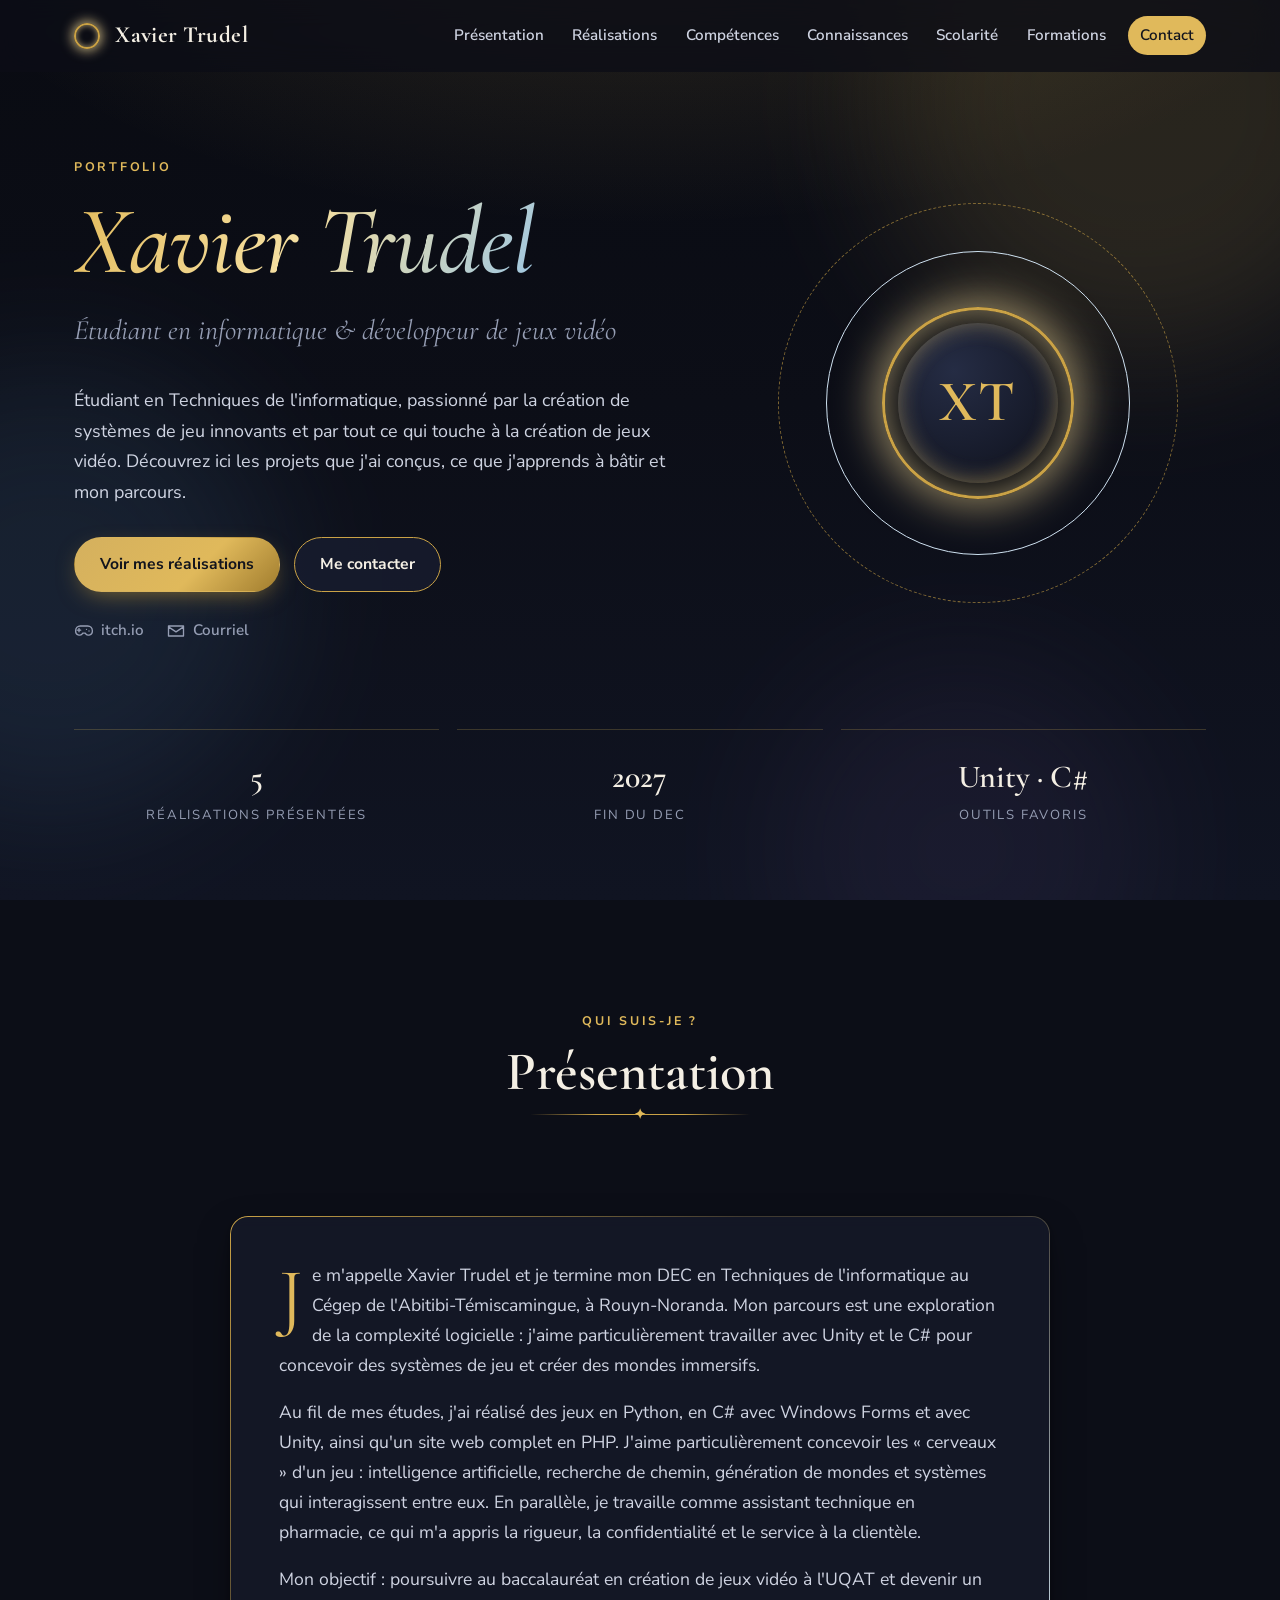
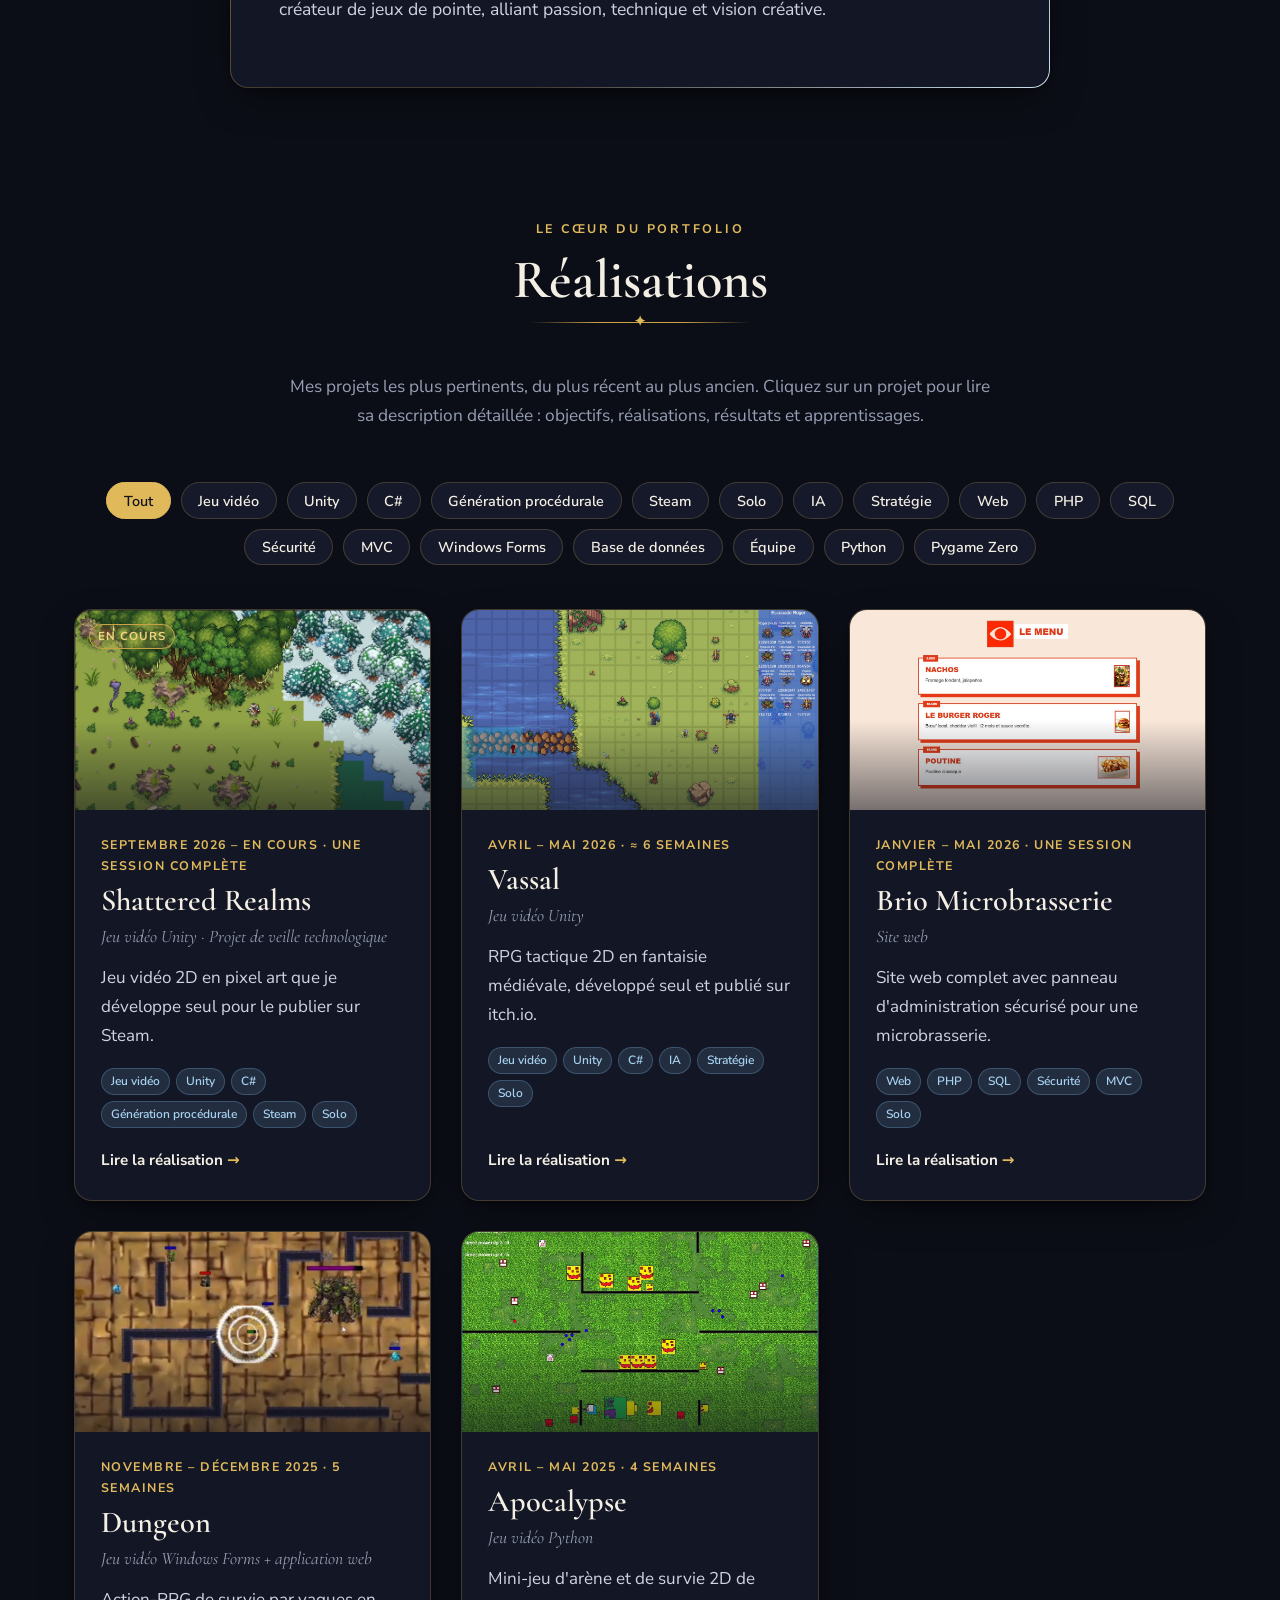
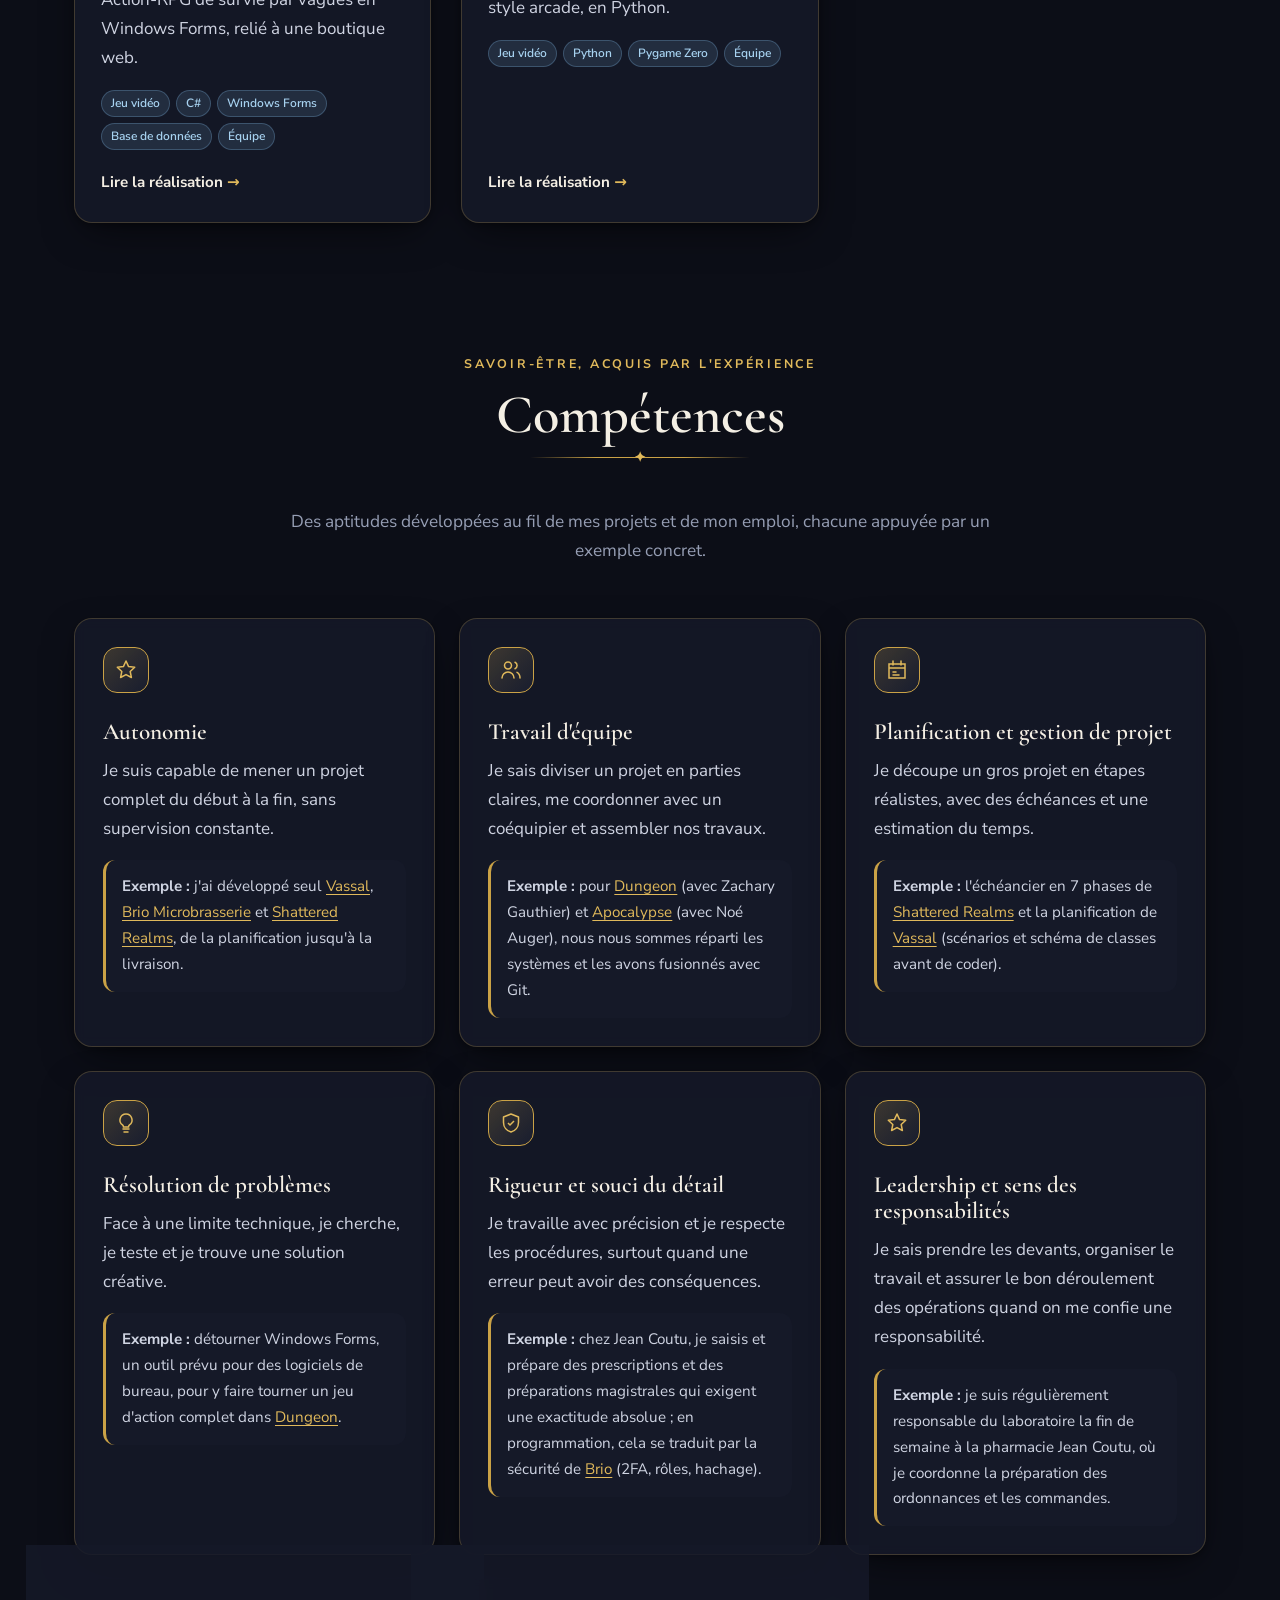
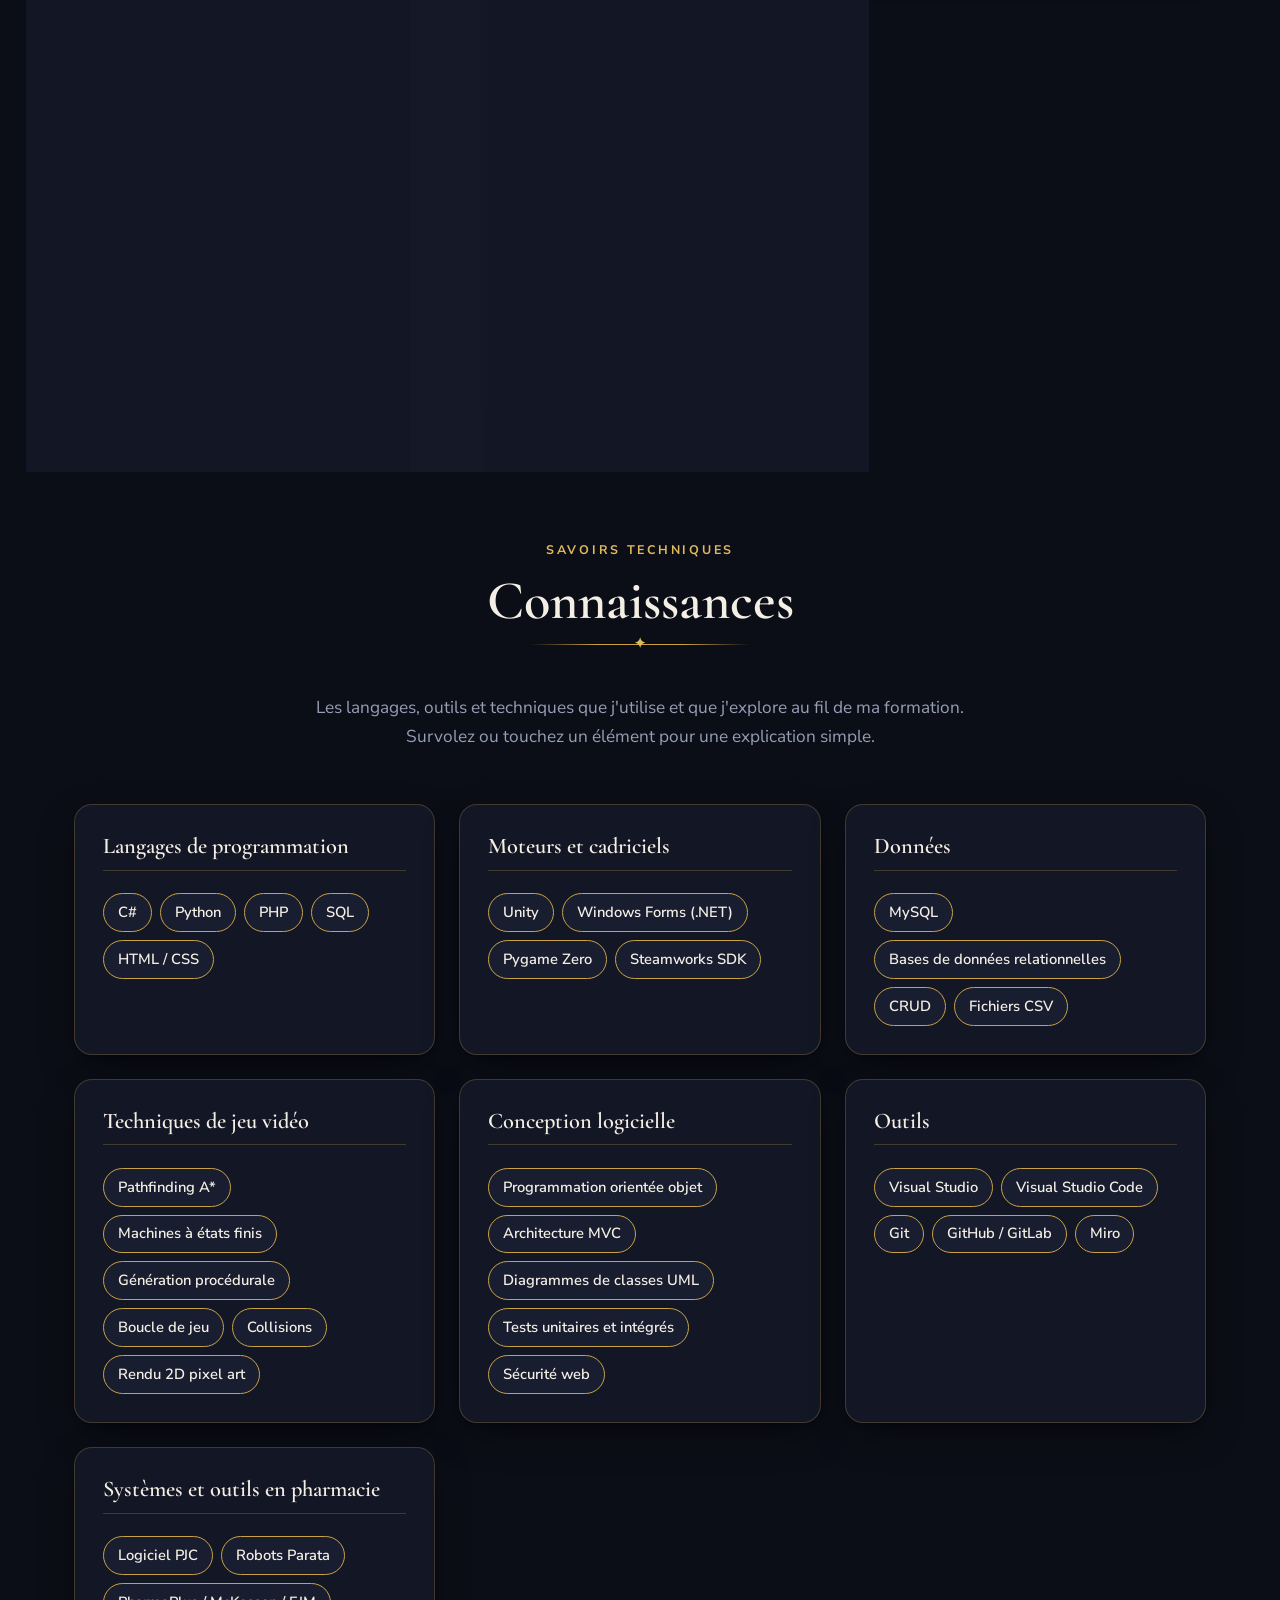
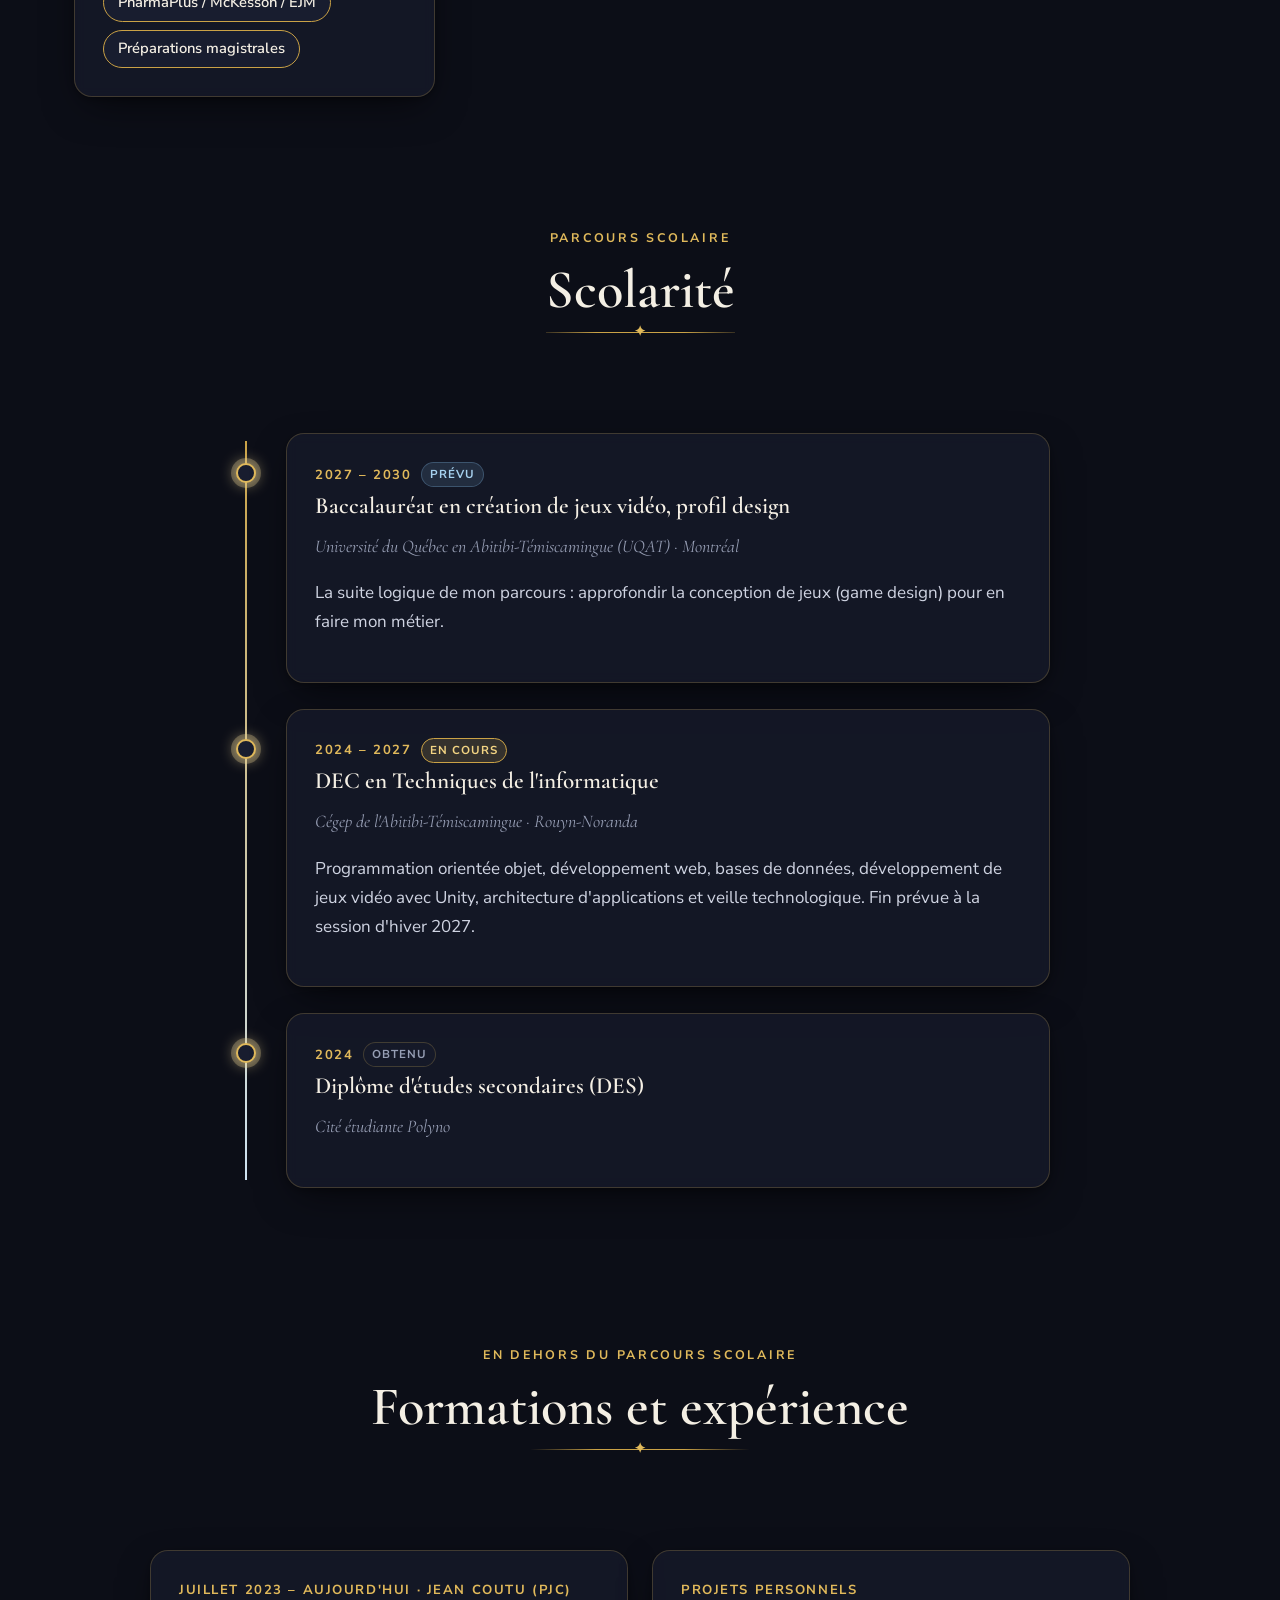
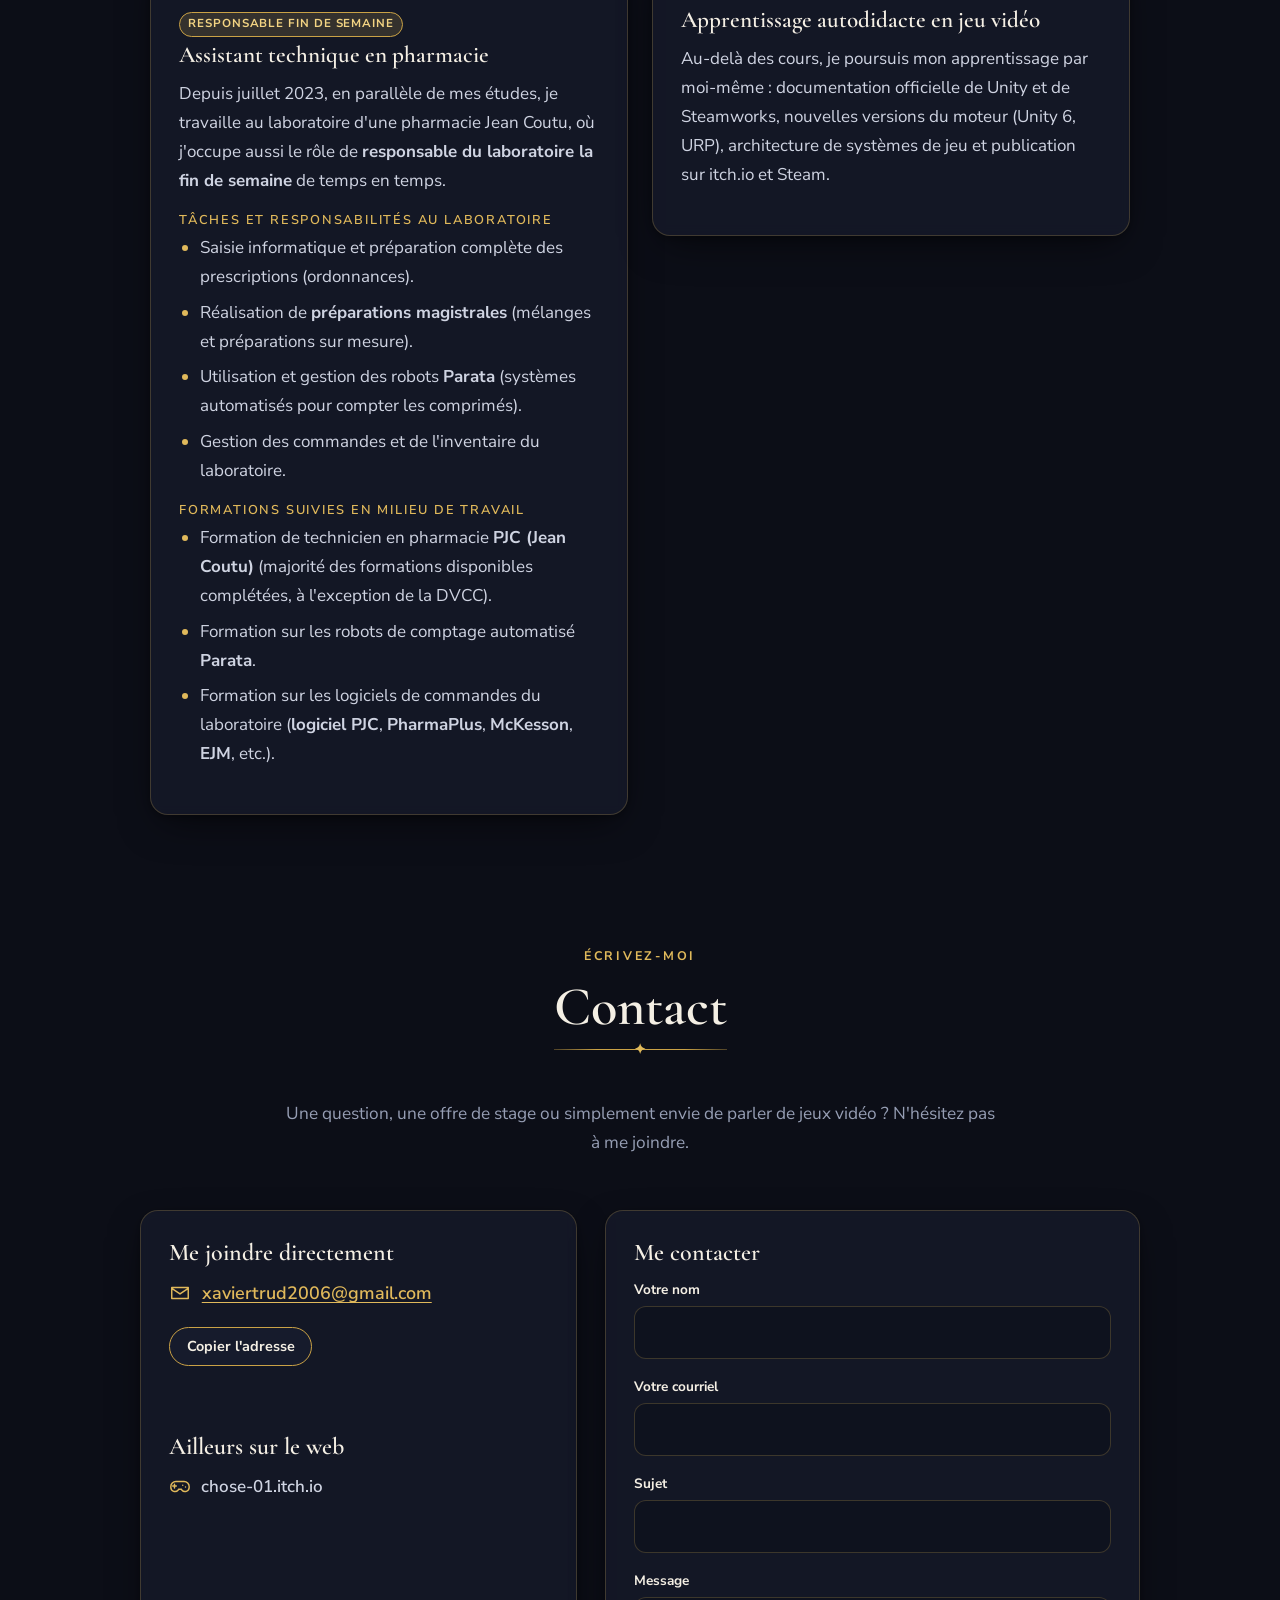
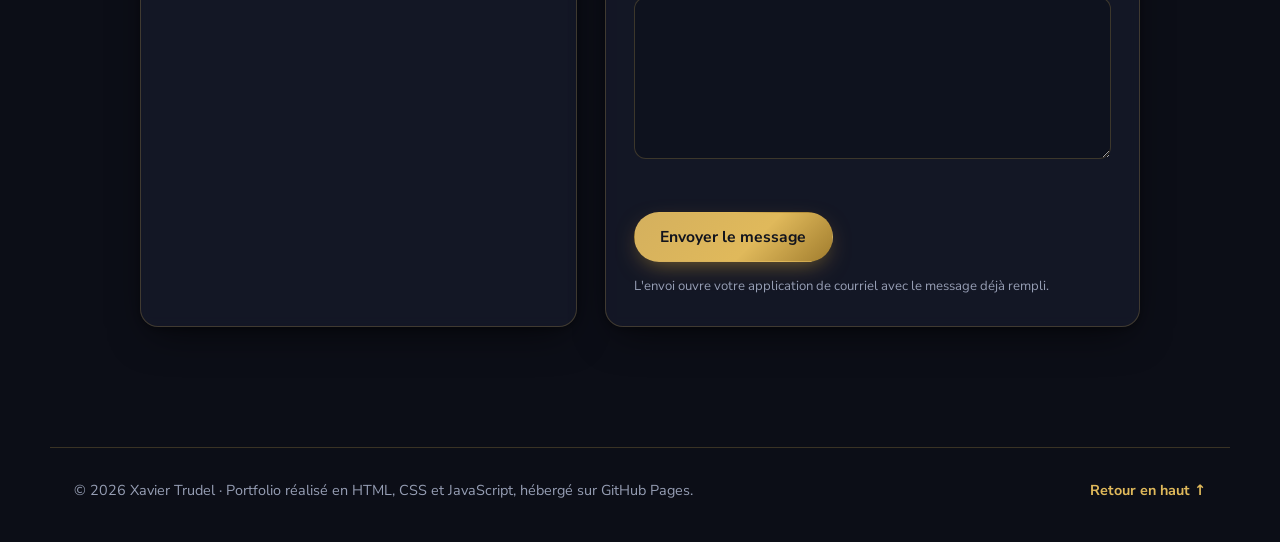
<file: index.html>
<!DOCTYPE html>
<html lang="fr">
<head>
  <meta charset="UTF-8">
  <meta name="viewport" content="width=device-width, initial-scale=1.0">
  <title>Xavier Trudel · Portfolio · Développeur de jeux vidéo</title>
  <meta name="description" content="Portfolio de Xavier Trudel, étudiant en Techniques de l'informatique passionné par la création de jeux vidéo : projets, compétences, connaissances, scolarité et contact.">
  <meta property="og:title" content="Xavier Trudel · Portfolio">
  <meta property="og:description" content="Étudiant en Techniques de l'informatique, passionné par la création de systèmes de jeu.">
  <meta property="og:image" content="assets/img/shattered/monde.jpg">
  <meta property="og:type" content="website">
  <link rel="icon" href="assets/img/favicon.svg" type="image/svg+xml">
  <link rel="preconnect" href="https://fonts.googleapis.com">
  <link rel="preconnect" href="https://fonts.gstatic.com" crossorigin>
  <link href="https://fonts.googleapis.com/css2?family=Cormorant+Garamond:ital,wght@0,500;0,600;0,700;1,500&family=Nunito+Sans:opsz,wght@6..12,300;6..12,400;6..12,600;6..12,700&display=swap" rel="stylesheet">
  <link rel="stylesheet" href="css/style.css?v=6">
</head>
<body>
  <a class="skip-link" href="#contenu">Aller au contenu</a>
  <div class="ciel" aria-hidden="true"><span class="halo halo-1"></span><span class="halo halo-2"></span><span class="halo halo-3"></span></div>

  <header class="entete" id="entete">
    <nav class="nav" aria-label="Navigation principale">
      <a class="logo" href="#accueil" aria-label="Retour à l'accueil">
        <span class="logo-halo" aria-hidden="true"></span><span>Xavier Trudel</span>
      </a>
      <div class="nav-droite">
        <ul class="nav-liens" id="nav-liens">
          <li><a href="#presentation">Présentation</a></li>
          <li><a href="#realisations">Réalisations</a></li>
          <li><a href="#competences">Compétences</a></li>
          <li><a href="#connaissances">Connaissances</a></li>
          <li><a href="#scolarite">Scolarité</a></li>
          <li><a href="#formations">Formations</a></li>
          <li><a class="nav-cta" href="#contact">Contact</a></li>
        </ul>
        <button class="nav-bouton" aria-expanded="false" aria-controls="nav-liens" aria-label="Ouvrir le menu">
          <span></span><span></span><span></span>
        </button>
      </div>
    </nav>
  </header>

  <main id="contenu">
    <!-- ============ ACCUEIL ============ -->
    <section class="hero" id="accueil">
      <div class="hero-texte reveal">
        <p class="surtitre">Portfolio</p>
        <h1><em>Xavier Trudel</em></h1>
        <p class="hero-role">Étudiant en informatique &amp; développeur de jeux vidéo</p>
        <p class="hero-intro">
          Étudiant en Techniques de l'informatique, passionné par la création de systèmes de jeu innovants et par tout ce qui touche à la création de jeux vidéo. Découvrez ici les projets que j'ai conçus, ce que j'apprends à bâtir et mon parcours.
        </p>
        <div class="hero-actions">
          <a class="btn btn-or" href="#realisations">Voir mes réalisations</a>
          <a class="btn btn-ligne" href="#contact">Me contacter</a>
        </div>
        <ul class="hero-liens" aria-label="Profils en ligne">
          <li><a href="https://chose-01.itch.io/vassal" target="_blank" rel="noopener"><svg aria-hidden="true" viewBox="0 0 24 24"><use href="#i-jeu"/></svg>itch.io</a></li>
          <li><a href="mailto:xaviertrud2006@gmail.com"><svg aria-hidden="true" viewBox="0 0 24 24"><use href="#i-mail"/></svg>Courriel</a></li>
        </ul>
      </div>
      <div class="hero-visuel reveal" aria-hidden="true">
        <div class="aureole">
          <span class="anneau anneau-1"></span>
          <span class="anneau anneau-2"></span>
          <span class="anneau anneau-3"></span>
          <div class="aureole-centre">
            <span class="aureole-initiales">XT</span>
          </div>
        </div>
      </div>
      <dl class="hero-chiffres reveal">
        <div><dt>5</dt><dd>réalisations présentées</dd></div>
        <div><dt>2027</dt><dd>fin du DEC</dd></div>
        <div><dt>Unity · C#</dt><dd>outils favoris</dd></div>
      </dl>
    </section>

    <!-- ============ PRÉSENTATION ============ -->
    <section class="section" id="presentation">
      <header class="section-titre reveal">
        <p class="surtitre">Qui suis-je ?</p>
        <h2>Présentation</h2>
      </header>
      <div class="presentation reveal">
        <div class="carte carte-lumiere">
          <p class="lettrine">
            Je m'appelle Xavier Trudel et je termine mon DEC en Techniques de l'informatique au Cégep de l'Abitibi-Témiscamingue, à Rouyn-Noranda. Mon parcours est une exploration de la complexité logicielle : j'aime particulièrement travailler avec Unity et le C# pour concevoir des systèmes de jeu et créer des mondes immersifs.
          </p>
          <p>
            Au fil de mes études, j'ai réalisé des jeux en Python, en C# avec Windows Forms et avec Unity, ainsi qu'un site web complet en PHP. J'aime particulièrement concevoir les « cerveaux » d'un jeu : intelligence artificielle, recherche de chemin, génération de mondes et systèmes qui interagissent entre eux. En parallèle, je travaille comme assistant technique en pharmacie, ce qui m'a appris la rigueur, la confidentialité et le service à la clientèle.
          </p>
          <p>
            Mon objectif : poursuivre au baccalauréat en création de jeux vidéo à l'UQAT et devenir un créateur de jeux de pointe, alliant passion, technique et vision créative.
          </p>
        </div>
      </div>
    </section>

    <!-- ============ RÉALISATIONS ============ -->
    <section class="section" id="realisations">
      <header class="section-titre reveal">
        <p class="surtitre">Le cœur du portfolio</p>
        <h2>Réalisations</h2>
        <p class="section-intro">Mes projets les plus pertinents, du plus récent au plus ancien. Cliquez sur un projet pour lire sa description détaillée : objectifs, réalisations, résultats et apprentissages.</p>
      </header>
      <div class="filtres reveal" role="group" aria-label="Filtrer les réalisations par étiquette"></div>
      <ol class="projets" id="liste-projets" aria-live="polite"></ol>
    </section>

    <!-- ============ COMPÉTENCES ============ -->
    <section class="section" id="competences">
      <header class="section-titre reveal">
        <p class="surtitre">Savoir-être, acquis par l'expérience</p>
        <h2>Compétences</h2>
        <p class="section-intro">Des aptitudes développées au fil de mes projets et de mon emploi, chacune appuyée par un exemple concret.</p>
      </header>
      <div class="grille-competences">
        <article class="carte competence reveal">
          <svg class="icone" aria-hidden="true" viewBox="0 0 24 24"><use href="#i-etoile"/></svg>
          <h3>Autonomie</h3>
          <p>Je suis capable de mener un projet complet du début à la fin, sans supervision constante.</p>
          <p class="exemple"><strong>Exemple :</strong> j'ai développé seul <a href="projet.html?id=vassal">Vassal</a>, <a href="projet.html?id=brio-microbrasserie">Brio Microbrasserie</a> et <a href="projet.html?id=shattered-realms">Shattered Realms</a>, de la planification jusqu'à la livraison.</p>
        </article>
        <article class="carte competence reveal">
          <svg class="icone" aria-hidden="true" viewBox="0 0 24 24"><use href="#i-equipe"/></svg>
          <h3>Travail d'équipe</h3>
          <p>Je sais diviser un projet en parties claires, me coordonner avec un coéquipier et assembler nos travaux.</p>
          <p class="exemple"><strong>Exemple :</strong> pour <a href="projet.html?id=dungeon">Dungeon</a> (avec Zachary Gauthier) et <a href="projet.html?id=apocalypse">Apocalypse</a> (avec Noé Auger), nous nous sommes réparti les systèmes et les avons fusionnés avec Git.</p>
        </article>
        <article class="carte competence reveal">
          <svg class="icone" aria-hidden="true" viewBox="0 0 24 24"><use href="#i-calendrier"/></svg>
          <h3>Planification et gestion de projet</h3>
          <p>Je découpe un gros projet en étapes réalistes, avec des échéances et une estimation du temps.</p>
          <p class="exemple"><strong>Exemple :</strong> l'échéancier en 7 phases de <a href="projet.html?id=shattered-realms">Shattered Realms</a> et la planification de <a href="projet.html?id=vassal">Vassal</a> (scénarios et schéma de classes avant de coder).</p>
        </article>
        <article class="carte competence reveal">
          <svg class="icone" aria-hidden="true" viewBox="0 0 24 24"><use href="#i-ampoule"/></svg>
          <h3>Résolution de problèmes</h3>
          <p>Face à une limite technique, je cherche, je teste et je trouve une solution créative.</p>
          <p class="exemple"><strong>Exemple :</strong> détourner Windows Forms, un outil prévu pour des logiciels de bureau, pour y faire tourner un jeu d'action complet dans <a href="projet.html?id=dungeon">Dungeon</a>.</p>
        </article>
        <article class="carte competence reveal">
          <svg class="icone" aria-hidden="true" viewBox="0 0 24 24"><use href="#i-bouclier"/></svg>
          <h3>Rigueur et souci du détail</h3>
          <p>Je travaille avec précision et je respecte les procédures, surtout quand une erreur peut avoir des conséquences.</p>
          <p class="exemple"><strong>Exemple :</strong> chez Jean Coutu, je saisis et prépare des prescriptions et des préparations magistrales qui exigent une exactitude absolue ; en programmation, cela se traduit par la sécurité de <a href="projet.html?id=brio-microbrasserie">Brio</a> (2FA, rôles, hachage).</p>
        </article>
        <article class="carte competence reveal">
          <svg class="icone" aria-hidden="true" viewBox="0 0 24 24"><use href="#i-etoile"/></svg>
          <h3>Leadership et sens des responsabilités</h3>
          <p>Je sais prendre les devants, organiser le travail et assurer le bon déroulement des opérations quand on me confie une responsabilité.</p>
          <p class="exemple"><strong>Exemple :</strong> je suis régulièrement responsable du laboratoire la fin de semaine à la pharmacie Jean Coutu, où je coordonne la préparation des ordonnances et les commandes.</p>
        </article>
        <article class="carte competence reveal">
          <svg class="icone" aria-hidden="true" viewBox="0 0 24 24"><use href="#i-bulle"/></svg>
          <h3>Communication et service à la clientèle</h3>
          <p>J'explique clairement, j'écoute les besoins et je reste courtois, même dans les moments occupés.</p>
          <p class="exemple"><strong>Exemple :</strong> mon emploi en pharmacie me met chaque jour en contact avec les patients, les pharmaciens et le reste de l'équipe du laboratoire.</p>
        </article>
        <article class="carte competence reveal">
          <svg class="icone" aria-hidden="true" viewBox="0 0 24 24"><use href="#i-livre"/></svg>
          <h3>Apprentissage continu</h3>
          <p>J'apprends rapidement de nouveaux outils par moi-même et je me tiens à jour.</p>
          <p class="exemple"><strong>Exemple :</strong> la veille technologique de <a href="projet.html?id=shattered-realms">Shattered Realms</a> m'a fait découvrir Unity 6, la génération procédurale et le processus de publication sur Steam.</p>
        </article>
      </div>
    </section>

    <!-- ============ CONNAISSANCES ============ -->
    <section class="section" id="connaissances">
      <header class="section-titre reveal">
        <p class="surtitre">Savoirs techniques</p>
        <h2>Connaissances</h2>
        <p class="section-intro">Les langages, outils et techniques que j'utilise et que j'explore au fil de ma formation. Survolez ou touchez un élément pour une explication simple.</p>
      </header>
      <div class="grille-connaissances">
        <article class="carte connaissance reveal">
          <h3>Langages de programmation</h3>
          <ul class="pastilles">
            <li tabindex="0" data-def="Langage principal de Unity et de .NET. Utilisé dans Shattered Realms, Vassal et Dungeon.">C#</li>
            <li tabindex="0" data-def="Langage simple et polyvalent. Utilisé pour le jeu Apocalypse.">Python</li>
            <li tabindex="0" data-def="Langage côté serveur pour créer des sites dynamiques. Utilisé pour Brio Microbrasserie.">PHP</li>
            <li tabindex="0" data-def="Langage pour interroger et modifier une base de données. Utilisé dans Brio et Dungeon.">SQL</li>
            <li tabindex="0" data-def="Structure (HTML) et apparence (CSS) des pages web, comme ce portfolio.">HTML / CSS</li>
          </ul>
        </article>
        <article class="carte connaissance reveal">
          <h3>Moteurs et cadriciels</h3>
          <ul class="pastilles">
            <li tabindex="0" data-def="Moteur de jeu professionnel. Tilemaps, URP, Input System, ScriptableObjects, animations.">Unity</li>
            <li tabindex="0" data-def="Outil de Microsoft pour créer des applications Windows, détourné pour faire un jeu dans Dungeon.">Windows Forms (.NET)</li>
            <li tabindex="0" data-def="Bibliothèque Python qui simplifie la création de jeux 2D. Utilisée pour Apocalypse.">Pygame Zero</li>
            <li tabindex="0" data-def="Boîte à outils de Steam pour ajouter succès et sauvegardes en ligne. En apprentissage dans Shattered Realms.">Steamworks SDK</li>
          </ul>
        </article>
        <article class="carte connaissance reveal">
          <h3>Données</h3>
          <ul class="pastilles">
            <li tabindex="0" data-def="Système de base de données relationnelle, utilisé dans Brio et Dungeon.">MySQL</li>
            <li tabindex="0" data-def="Conception de tables liées entre elles, sans doublons d'information.">Bases de données relationnelles</li>
            <li tabindex="0" data-def="Create, Read, Update, Delete : les quatre opérations de base sur des données.">CRUD</li>
            <li tabindex="0" data-def="Fichier texte en forme de tableau, utilisé pour l'historique des parties d'Apocalypse.">Fichiers CSV</li>
          </ul>
        </article>
        <article class="carte connaissance reveal">
          <h3>Techniques de jeu vidéo</h3>
          <ul class="pastilles">
            <li tabindex="0" data-def="Algorithme qui trouve le chemin le plus court en évitant les obstacles, comme un GPS.">Pathfinding A*</li>
            <li tabindex="0" data-def="Organisation d'un comportement en états (patrouiller, attaquer, fuir) pour l'IA des ennemis.">Machines à états finis</li>
            <li tabindex="0" data-def="Création automatique de contenu (cartes, biomes) par des algorithmes plutôt qu'à la main.">Génération procédurale</li>
            <li tabindex="0" data-def="Cycle répété plusieurs fois par seconde : lire les touches, mettre à jour, redessiner.">Boucle de jeu</li>
            <li tabindex="0" data-def="Détection du moment où deux objets se touchent.">Collisions</li>
            <li tabindex="0" data-def="Optimisations de l'affichage : Sprite Atlas, tri de profondeur, caméra au pixel près.">Rendu 2D pixel art</li>
          </ul>
        </article>
        <article class="carte connaissance reveal">
          <h3>Conception logicielle</h3>
          <ul class="pastilles">
            <li tabindex="0" data-def="Programmer avec des objets : classes, héritage, polymorphisme, encapsulation, abstraction.">Programmation orientée objet</li>
            <li tabindex="0" data-def="Modèle-Vue-Contrôleur : séparer données, affichage et logique.">Architecture MVC</li>
            <li tabindex="0" data-def="Schéma qui montre les classes d'un programme et leurs liens, avant ou après le codage.">Diagrammes de classes UML</li>
            <li tabindex="0" data-def="Petits programmes qui vérifient automatiquement que le code fonctionne.">Tests unitaires et intégrés</li>
            <li tabindex="0" data-def="Sessions, hachage des mots de passe, double facteur et gestion des rôles.">Sécurité web</li>
          </ul>
        </article>
        <article class="carte connaissance reveal">
          <h3>Outils</h3>
          <ul class="pastilles">
            <li tabindex="0" data-def="Environnement de développement complet pour C# et .NET.">Visual Studio</li>
            <li tabindex="0" data-def="Éditeur de code léger, utilisé pour le web et Python.">Visual Studio Code</li>
            <li tabindex="0" data-def="Logiciel qui garde l'historique du code et permet de travailler à plusieurs.">Git</li>
            <li tabindex="0" data-def="Plateformes en ligne pour héberger le code et collaborer.">GitHub / GitLab</li>
            <li tabindex="0" data-def="Tableau blanc en ligne utilisé pour planifier Vassal (scénarios, idées visuelles).">Miro</li>
          </ul>
        </article>
        <article class="carte connaissance reveal">
          <h3>Systèmes et outils en pharmacie</h3>
          <ul class="pastilles">
            <li tabindex="0" data-def="Logiciel de laboratoire Jean Coutu utilisé pour saisir les ordonnances et gérer les dossiers des patients.">Logiciel PJC</li>
            <li tabindex="0" data-def="Robots automatisés qui comptent et distribuent les comprimés à haute vitesse : entretien, remplissage et gestion.">Robots Parata</li>
            <li tabindex="0" data-def="Plateformes logicielles utilisées pour passer et recevoir les commandes de médicaments et gérer les stocks du laboratoire.">PharmaPlus / McKesson / EJM</li>
            <li tabindex="0" data-def="Préparation sur mesure de médicaments (crèmes, mélanges, solutions) selon des protocoles de dosage stricts.">Préparations magistrales</li>
          </ul>
        </article>
      </div>
    </section>

    <!-- ============ SCOLARITÉ ============ -->
    <section class="section" id="scolarite">
      <header class="section-titre reveal">
        <p class="surtitre">Parcours scolaire</p>
        <h2>Scolarité</h2>
      </header>
      <ol class="frise">
        <li class="frise-item reveal">
          <span class="frise-point" aria-hidden="true"></span>
          <div class="carte">
            <p class="frise-date">2027 – 2030 <span class="badge badge-ciel">Prévu</span></p>
            <h3>Baccalauréat en création de jeux vidéo, profil design</h3>
            <p class="frise-lieu">Université du Québec en Abitibi-Témiscamingue (UQAT) · Montréal</p>
            <p>La suite logique de mon parcours : approfondir la conception de jeux (game design) pour en faire mon métier.</p>
          </div>
        </li>
        <li class="frise-item reveal">
          <span class="frise-point" aria-hidden="true"></span>
          <div class="carte">
            <p class="frise-date">2024 – 2027 <span class="badge badge-or">En cours</span></p>
            <h3>DEC en Techniques de l'informatique</h3>
            <p class="frise-lieu">Cégep de l'Abitibi-Témiscamingue · Rouyn-Noranda</p>
            <p>Programmation orientée objet, développement web, bases de données, développement de jeux vidéo avec Unity, architecture d'applications et veille technologique. Fin prévue à la session d'hiver 2027.</p>
          </div>
        </li>
        <li class="frise-item reveal">
          <span class="frise-point" aria-hidden="true"></span>
          <div class="carte">
            <p class="frise-date">2024 <span class="badge">Obtenu</span></p>
            <h3>Diplôme d'études secondaires (DES)</h3>
            <p class="frise-lieu">Cité étudiante Polyno</p>
          </div>
        </li>
      </ol>
    </section>

    <!-- ============ FORMATIONS ============ -->
    <section class="section" id="formations">
      <header class="section-titre reveal">
        <p class="surtitre">En dehors du parcours scolaire</p>
        <h2>Formations et expérience</h2>
      </header>
      <div class="grille-formations">
        <article class="carte formation reveal">
          <p class="frise-date">Juillet 2023 – aujourd'hui · Jean Coutu (PJC) <span class="badge badge-or">Responsable fin de semaine</span></p>
          <h3>Assistant technique en pharmacie</h3>
          <p>Depuis juillet 2023, en parallèle de mes études, je travaille au laboratoire d'une pharmacie Jean Coutu, où j'occupe aussi le rôle de <strong>responsable du laboratoire la fin de semaine</strong> de temps en temps.</p>
          <h4>Tâches et responsabilités au laboratoire</h4>
          <ul>
            <li>Saisie informatique et préparation complète des prescriptions (ordonnances).</li>
            <li>Réalisation de <strong>préparations magistrales</strong> (mélanges et préparations sur mesure).</li>
            <li>Utilisation et gestion des robots <strong>Parata</strong> (systèmes automatisés pour compter les comprimés).</li>
            <li>Gestion des commandes et de l'inventaire du laboratoire.</li>
          </ul>
          <h4>Formations suivies en milieu de travail</h4>
          <ul>
            <li>Formation de technicien en pharmacie <strong>PJC (Jean Coutu)</strong> (majorité des formations disponibles complétées, à l'exception de la DVCC).</li>
            <li>Formation sur les robots de comptage automatisé <strong>Parata</strong>.</li>
            <li>Formation sur les logiciels de commandes du laboratoire (<strong>logiciel PJC</strong>, <strong>PharmaPlus</strong>, <strong>McKesson</strong>, <strong>EJM</strong>, etc.).</li>
          </ul>
        </article>
        <article class="carte formation reveal">
          <p class="frise-date">Projets personnels</p>
          <h3>Apprentissage autodidacte en jeu vidéo</h3>
          <p>Au-delà des cours, je poursuis mon apprentissage par moi-même : documentation officielle de Unity et de Steamworks, nouvelles versions du moteur (Unity 6, URP), architecture de systèmes de jeu et publication sur itch.io et Steam.</p>
        </article>
      </div>
    </section>

    <!-- ============ CONTACT ============ -->
    <section class="section" id="contact">
      <header class="section-titre reveal">
        <p class="surtitre">Écrivez-moi</p>
        <h2>Contact</h2>
        <p class="section-intro">Une question, une offre de stage ou simplement envie de parler de jeux vidéo ? N'hésitez pas à me joindre.</p>
      </header>
      <div class="contact reveal">
        <div class="carte contact-infos">
          <h3>Me joindre directement</h3>
          <p class="contact-courriel">
            <svg aria-hidden="true" viewBox="0 0 24 24"><use href="#i-mail"/></svg>
            <a href="mailto:xaviertrud2006@gmail.com">xaviertrud2006@gmail.com</a>
          </p>
          <button class="btn btn-ligne btn-petit" id="copier-courriel" type="button">Copier l'adresse</button>
          <p class="contact-statut" id="copie-statut" role="status"></p>
          <h3>Ailleurs sur le web</h3>
          <ul class="contact-liens">
            <li><a href="https://chose-01.itch.io/vassal" target="_blank" rel="noopener"><svg aria-hidden="true" viewBox="0 0 24 24"><use href="#i-jeu"/></svg>chose-01.itch.io</a></li>
          </ul>
        </div>
        <form class="carte contact-form" id="form-contact" novalidate>
          <h3>Me contacter</h3>
          <div class="champ">
            <label for="nom">Votre nom</label>
            <input id="nom" name="nom" type="text" autocomplete="name" required>
          </div>
          <div class="champ">
            <label for="courriel">Votre courriel</label>
            <input id="courriel" name="courriel" type="email" autocomplete="email" required>
          </div>
          <div class="champ">
            <label for="sujet">Sujet</label>
            <input id="sujet" name="sujet" type="text" required>
          </div>
          <div class="champ">
            <label for="message">Message</label>
            <textarea id="message" name="message" rows="5" required></textarea>
          </div>
          <p class="form-erreur" id="form-erreur" role="alert"></p>
          <button class="btn btn-or" type="submit">Envoyer le message</button>
          <p class="form-note">L'envoi ouvre votre application de courriel avec le message déjà rempli.</p>
        </form>
      </div>
    </section>
  </main>

  <footer class="pied">
    <p>© <span id="annee">2026</span> Xavier Trudel · Portfolio réalisé en HTML, CSS et JavaScript, hébergé sur GitHub Pages.</p>
    <a href="#accueil" class="retour-haut">Retour en haut ↑</a>
  </footer>

  <!-- Icônes SVG -->
  <svg width="0" height="0" style="position:absolute" aria-hidden="true">
    <symbol id="i-github" viewBox="0 0 24 24"><path fill="currentColor" d="M12 .5a11.5 11.5 0 0 0-3.64 22.41c.58.1.79-.25.79-.56v-2c-3.2.7-3.88-1.37-3.88-1.37-.52-1.33-1.28-1.69-1.28-1.69-1.04-.71.08-.7.08-.7 1.16.08 1.77 1.19 1.77 1.19 1.03 1.76 2.7 1.25 3.36.96.1-.75.4-1.25.73-1.54-2.56-.29-5.25-1.28-5.25-5.69 0-1.26.45-2.29 1.19-3.1-.12-.29-.52-1.46.11-3.05 0 0 .97-.31 3.17 1.18a11 11 0 0 1 5.77 0c2.2-1.49 3.17-1.18 3.17-1.18.63 1.59.23 2.76.11 3.05.74.81 1.19 1.84 1.19 3.1 0 4.42-2.7 5.39-5.27 5.68.41.36.78 1.06.78 2.14v3.17c0 .31.21.67.8.56A11.5 11.5 0 0 0 12 .5Z"/></symbol>
    <symbol id="i-jeu" viewBox="0 0 24 24"><path fill="none" stroke="currentColor" stroke-width="1.6" stroke-linecap="round" d="M6 9v4M4 11h4M15 10h.01M18 12h.01M7.5 6h9A5.5 5.5 0 0 1 22 11.5v1A4.5 4.5 0 0 1 14 15.3l-.6-.8h-2.8l-.6.8A4.5 4.5 0 0 1 2 12.5v-1A5.5 5.5 0 0 1 7.5 6Z"/></symbol>
    <symbol id="i-mail" viewBox="0 0 24 24"><path fill="none" stroke="currentColor" stroke-width="1.6" stroke-linejoin="round" d="M3 6h18v12H3zM3 7l9 6 9-6"/></symbol>
    <symbol id="i-etoile" viewBox="0 0 24 24"><path fill="none" stroke="currentColor" stroke-width="1.5" stroke-linejoin="round" d="m12 3 2.6 5.6 6.1.7-4.5 4.2 1.2 6L12 16.6 6.6 19.5l1.2-6-4.5-4.2 6.1-.7z"/></symbol>
    <symbol id="i-equipe" viewBox="0 0 24 24"><path fill="none" stroke="currentColor" stroke-width="1.5" stroke-linecap="round" d="M9 11a3.5 3.5 0 1 0 0-7 3.5 3.5 0 0 0 0 7Zm-6 9c0-3.3 2.7-6 6-6s6 2.7 6 6M16 4.3a3.5 3.5 0 0 1 0 6.4M18 14.4c1.8.9 3 2.9 3 5.6"/></symbol>
    <symbol id="i-calendrier" viewBox="0 0 24 24"><path fill="none" stroke="currentColor" stroke-width="1.5" stroke-linecap="round" d="M4 6h16v14H4zM4 10h16M8 3v4M16 3v4M8 14h3M8 17h6"/></symbol>
    <symbol id="i-ampoule" viewBox="0 0 24 24"><path fill="none" stroke="currentColor" stroke-width="1.5" stroke-linecap="round" d="M9 18h6M10 21h4M12 3a6 6 0 0 0-3.5 10.9c.6.5 1 1.2 1 2.1h5c0-.9.4-1.6 1-2.1A6 6 0 0 0 12 3Z"/></symbol>
    <symbol id="i-bouclier" viewBox="0 0 24 24"><path fill="none" stroke="currentColor" stroke-width="1.5" stroke-linejoin="round" d="M12 3 4.5 6v5.5c0 4.5 3.2 8.3 7.5 9.5 4.3-1.2 7.5-5 7.5-9.5V6zM9 12l2 2 4-4"/></symbol>
    <symbol id="i-bulle" viewBox="0 0 24 24"><path fill="none" stroke="currentColor" stroke-width="1.5" stroke-linejoin="round" d="M4 5h16v11H9l-5 4zM8 9h8M8 12h5"/></symbol>
    <symbol id="i-livre" viewBox="0 0 24 24"><path fill="none" stroke="currentColor" stroke-width="1.5" stroke-linejoin="round" d="M12 6.5C10 5 7 4.5 3.5 5v13c3.5-.5 6.5 0 8.5 1.5 2-1.5 5-2 8.5-1.5V5C17 4.5 14 5 12 6.5Zm0 0v13"/></symbol>
  </svg>

  <script src="js/projets.js?v=5"></script>
  <script src="js/main.js?v=5"></script>
</body>
</html>
</file>
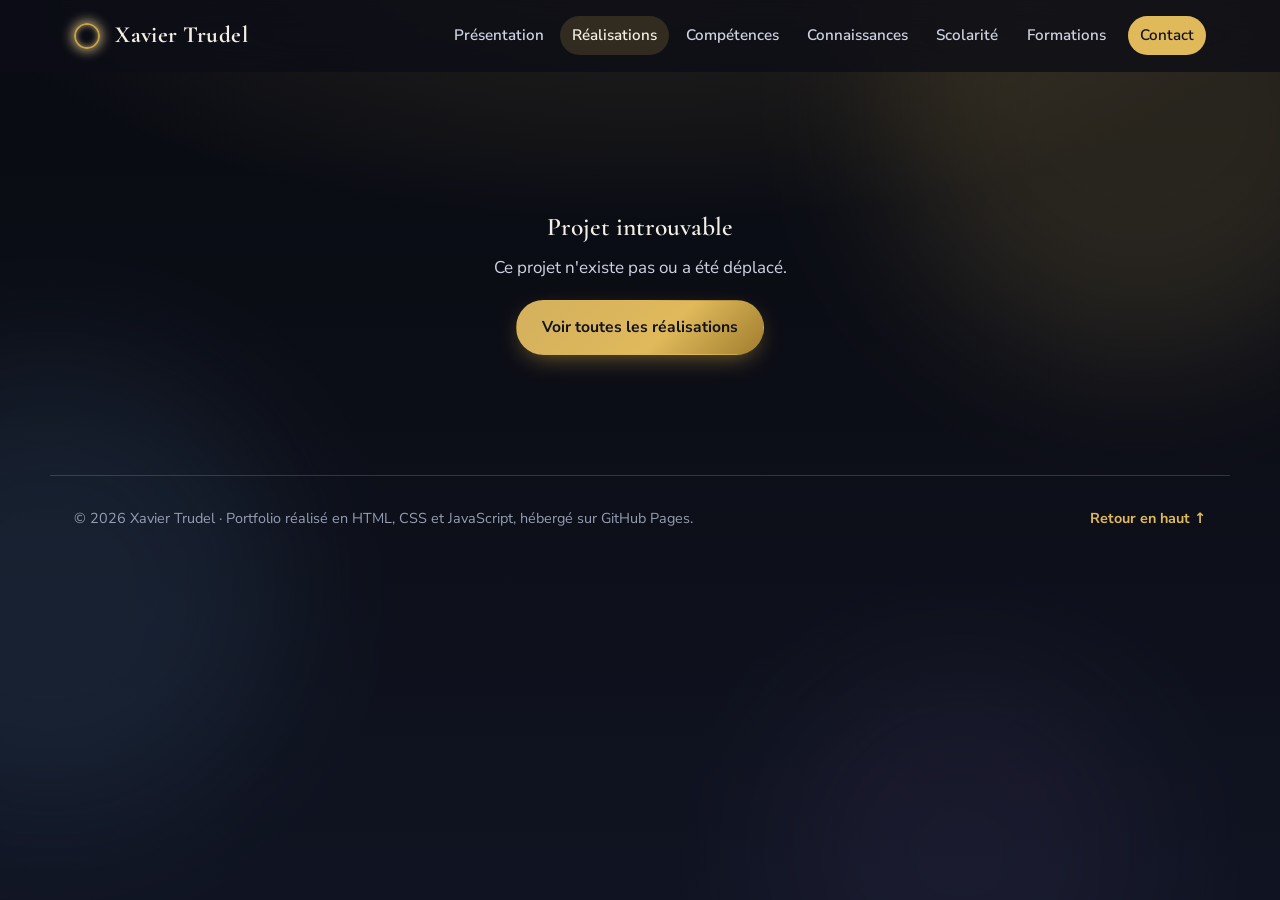
<file: projet.html>
<!DOCTYPE html>
<html lang="fr">
<head>
  <meta charset="UTF-8">
  <meta name="viewport" content="width=device-width, initial-scale=1.0">
  <title>Réalisation · Xavier Trudel</title>
  <meta name="description" content="Description détaillée d'une réalisation du portfolio de Xavier Trudel.">
  <link rel="icon" href="assets/img/favicon.svg" type="image/svg+xml">
  <link rel="preconnect" href="https://fonts.googleapis.com">
  <link rel="preconnect" href="https://fonts.gstatic.com" crossorigin>
  <link href="https://fonts.googleapis.com/css2?family=Cormorant+Garamond:ital,wght@0,500;0,600;0,700;1,500&family=Nunito+Sans:opsz,wght@6..12,300;6..12,400;6..12,600;6..12,700&display=swap" rel="stylesheet">
  <link rel="stylesheet" href="css/style.css?v=6">
</head>
<body class="page-projet">
  <a class="skip-link" href="#contenu">Aller au contenu</a>
  <div class="ciel" aria-hidden="true"><span class="halo halo-1"></span><span class="halo halo-2"></span><span class="halo halo-3"></span></div>

  <header class="entete" id="entete">
    <nav class="nav" aria-label="Navigation principale">
      <a class="logo" href="index.html" aria-label="Retour à l'accueil">
        <span class="logo-halo" aria-hidden="true"></span><span>Xavier Trudel</span>
      </a>
      <div class="nav-droite">
        <ul class="nav-liens" id="nav-liens">
          <li><a href="index.html#presentation">Présentation</a></li>
          <li><a href="index.html#realisations" aria-current="page">Réalisations</a></li>
          <li><a href="index.html#competences">Compétences</a></li>
          <li><a href="index.html#connaissances">Connaissances</a></li>
          <li><a href="index.html#scolarite">Scolarité</a></li>
          <li><a href="index.html#formations">Formations</a></li>
          <li><a class="nav-cta" href="index.html#contact">Contact</a></li>
        </ul>
        <button class="nav-bouton" aria-expanded="false" aria-controls="nav-liens" aria-label="Ouvrir le menu">
          <span></span><span></span><span></span>
        </button>
      </div>
    </nav>
  </header>

  <main id="contenu" class="projet-detail">
    <noscript><p class="section">Cette page a besoin de JavaScript pour afficher le projet. <a href="index.html#realisations">Retour aux réalisations</a></p></noscript>
  </main>

  <footer class="pied">
    <p>© <span id="annee">2026</span> Xavier Trudel · Portfolio réalisé en HTML, CSS et JavaScript, hébergé sur GitHub Pages.</p>
    <a href="#entete" class="retour-haut">Retour en haut ↑</a>
  </footer>

  <div class="visionneuse" id="visionneuse" role="dialog" aria-modal="true" aria-label="Image agrandie" hidden>
    <button class="visionneuse-fermer" type="button" aria-label="Fermer">×</button>
    <button class="visionneuse-nav prec" type="button" aria-label="Image précédente">‹</button>
    <figure><img alt=""><figcaption></figcaption></figure>
    <button class="visionneuse-nav suiv" type="button" aria-label="Image suivante">›</button>
  </div>

  <svg width="0" height="0" style="position:absolute" aria-hidden="true">
    <symbol id="i-github" viewBox="0 0 24 24"><path fill="currentColor" d="M12 .5a11.5 11.5 0 0 0-3.64 22.41c.58.1.79-.25.79-.56v-2c-3.2.7-3.880-1.37-3.88-1.37-.52-1.33-1.28-1.69-1.28-1.69-1.04-.71.08-.7.08-.7 1.16.08 1.77 1.19 1.77 1.19 1.03 1.76 2.7 1.25 3.36.96.1-.75.4-1.25.73-1.54-2.56-.29-5.25-1.28-5.25-5.69 0-1.26.45-2.290 1.19-3.1-.12-.29-.52-1.46.11-3.05 0 0 .97-.31 3.17 1.18a11 11 0 0 1 5.77 0c2.2-1.49 3.17-1.18 3.17-1.18.63 1.59.23 2.76.11 3.05.74.81 1.19 1.84 1.19 3.1 0 4.42-2.7 5.39-5.27 5.68.41.36.78 1.06.78 2.14v3.17c0 .31.21.67.8.56A11.5 11.5 0 0 0 12 .5Z"/></symbol>
    <symbol id="i-jeu" viewBox="0 0 24 24"><path fill="none" stroke="currentColor" stroke-width="1.6" stroke-linecap="round" d="M6 9v4M4 11h4M15 10h.01M18 12h.01M7.5 6h9A5.5 5.5 0 0 1 22 11.5v1A4.5 4.5 0 0 1 14 15.3l-.6-.8h-2.8l-.6.8A4.5 4.5 0 0 1 2 12.5v-1A5.5 5.5 0 0 1 7.5 6Z"/></symbol>
    <symbol id="i-lien" viewBox="0 0 24 24"><path fill="none" stroke="currentColor" stroke-width="1.6" stroke-linecap="round" d="M10 14a4 4 0 0 0 5.7 0l3-3a4 4 0 0 0-5.7-5.7l-1 1M14 10a4 4 0 0 0-5.7 0l-3 3a4 4 0 0 0 5.7 5.7l1-1"/></symbol>
  </svg>

  <script src="js/projets.js?v=5"></script>
  <script src="js/main.js?v=5"></script>
</body>
</html>
</file>
<file: css/style.css>
/* =========================================================================
   Portfolio Xavier Trudel : thème « nuit céleste »
   ========================================================================= */

:root {
  --ivoire: #0c0e17;
  --nacre: #151928;
  --blanc: #181d2f;
  --or: #e0b95b;
  --or-clair: #caa246;
  --or-pale: rgba(224, 185, 91, 0.16);
  --ciel: #7eb8e2;
  --ciel-pale: rgba(126, 184, 226, 0.14);
  --encre: #f4efe4;
  --texte: #cfd4e2;
  --texte-doux: #969eb4;
  --bordure: rgba(224, 185, 91, 0.22);
  --ombre: 0 14px 40px -12px rgba(0, 0, 0, 0.65), 0 2px 10px -2px rgba(0, 0, 0, 0.45);
  --ombre-forte: 0 24px 60px -16px rgba(0, 0, 0, 0.8), 0 0 0 1px rgba(224, 185, 91, 0.35);
  --rayon: 18px;
  --serif: "Cormorant Garamond", Georgia, "Times New Roman", serif;
  --sans: "Nunito Sans", system-ui, -apple-system, "Segoe UI", sans-serif;
  --max: 1180px;
  --nav-h: 72px;
}

*, *::before, *::after { box-sizing: border-box; }
html { scroll-behavior: smooth; scroll-padding-top: calc(var(--nav-h) + 16px); }
body {
  margin: 0;
  font-family: var(--sans);
  font-size: 1.0625rem;
  line-height: 1.7;
  color: var(--texte);
  background: var(--ivoire);
  overflow-x: hidden;
  -webkit-font-smoothing: antialiased;
}
body.bloque { overflow: hidden; }
img, video { max-width: 100%; display: block; }
a { color: var(--or); text-decoration-thickness: 1px; text-underline-offset: 3px; }
a:hover { color: #f3d483; }
:focus-visible { outline: 2px solid var(--ciel); outline-offset: 3px; border-radius: 6px; }
h1, h2, h3, h4 { font-family: var(--serif); color: var(--encre); line-height: 1.15; margin: 0 0 .5em; font-weight: 600; }
h3 { font-size: 1.45rem; }
h4 { font-family: var(--sans); font-size: .8rem; letter-spacing: .14em; text-transform: uppercase; color: var(--or); margin-top: 1.2em; }
p { margin: 0 0 1em; }

.skip-link { position: absolute; left: -999px; top: 8px; background: var(--encre); color: #12141d; padding: .6em 1em; border-radius: 8px; z-index: 100; }
.skip-link:focus { left: 8px; }

/* ---------- Ciel : halos ---------- */
.ciel { position: fixed; inset: 0; z-index: -2; pointer-events: none; overflow: hidden;
  background:
    radial-gradient(ellipse 80% 50% at 50% -10%, rgba(224, 185, 91, .16), transparent 70%),
    linear-gradient(180deg, #090b12 0%, var(--ivoire) 45%, #101422 100%); }
.halo { position: absolute; border-radius: 50%; filter: blur(70px); opacity: .65; }
.halo-1 { width: 520px; height: 520px; background: rgba(224, 185, 91, .22); top: -160px; right: -120px; animation: flotter 18s ease-in-out infinite; }
.halo-2 { width: 460px; height: 460px; background: rgba(102, 162, 214, .18); top: 40%; left: -180px; animation: flotter 22s ease-in-out infinite reverse; }
.halo-3 { width: 380px; height: 380px; background: rgba(154, 118, 212, .16); bottom: -140px; right: 10%; opacity: .45; animation: flotter 26s ease-in-out infinite; }
@keyframes flotter { 50% { transform: translate(30px, 40px) scale(1.06); } }

/* ---------- En-tête ---------- */
.entete { position: sticky; top: 0; z-index: 50; height: var(--nav-h);
  background: rgba(12, 14, 23, .78); backdrop-filter: blur(14px) saturate(1.3); -webkit-backdrop-filter: blur(14px) saturate(1.3);
  border-bottom: 1px solid transparent; transition: border-color .3s, box-shadow .3s; }
.entete.defile { border-bottom-color: var(--bordure); box-shadow: 0 6px 30px -18px rgba(120, 100, 50, .35); }
.nav { max-width: var(--max); height: 100%; margin: 0 auto; padding: 0 24px; display: flex; align-items: center; justify-content: space-between; gap: 24px; }
.nav-droite { display: flex; align-items: center; gap: 8px; }
.logo { display: inline-flex; align-items: center; gap: .65em; font-family: var(--serif); font-size: 1.45rem; font-weight: 700; color: var(--encre); text-decoration: none; letter-spacing: .02em; }
.logo:hover { color: var(--encre); }
.logo-halo { width: 26px; height: 26px; border-radius: 50%; border: 2px solid var(--or-clair); box-shadow: 0 0 12px 2px rgba(230, 207, 147, .8), inset 0 0 6px rgba(230, 207, 147, .7); }
.nav-liens { list-style: none; display: flex; align-items: center; gap: 4px; margin: 0; padding: 0; }
.nav-liens a { display: block; padding: .45em .8em; border-radius: 999px; color: var(--texte); text-decoration: none; font-size: .95rem; font-weight: 600; transition: color .2s, background .2s; }
.nav-liens a:hover, .nav-liens a.actif, .nav-liens a[aria-current="page"] { color: var(--encre); background: var(--or-pale); }
.nav-liens .nav-cta { background: var(--or); color: #12141d; margin-left: 6px; }
.nav-liens .nav-cta:hover, .nav-liens .nav-cta.actif { background: #f0cb70; color: #12141d; }
.nav-bouton { display: none; background: none; border: 0; padding: 8px; cursor: pointer; }
.nav-bouton span { display: block; width: 24px; height: 2px; margin: 5px 0; background: var(--encre); border-radius: 2px; transition: transform .3s, opacity .3s; }
.nav-bouton[aria-expanded="true"] span:nth-child(1) { transform: translateY(7px) rotate(45deg); }
.nav-bouton[aria-expanded="true"] span:nth-child(2) { opacity: 0; }
.nav-bouton[aria-expanded="true"] span:nth-child(3) { transform: translateY(-7px) rotate(-45deg); }

/* ---------- Boutons, badges, cartes ---------- */
.btn { display: inline-flex; align-items: center; gap: .55em; padding: .85em 1.6em; border-radius: 999px; font-family: var(--sans); font-weight: 700; font-size: .98rem; text-decoration: none; cursor: pointer; border: 1px solid transparent; transition: transform .25s, box-shadow .25s, background .25s, color .25s; }
.btn svg { width: 18px; height: 18px; }
.btn-or { background: linear-gradient(135deg, #d4b05e, var(--or) 60%, #a17d2e); color: #12141d; box-shadow: 0 8px 24px -8px rgba(184, 145, 58, .7); }
.btn-or:hover { color: #12141d; transform: translateY(-2px); box-shadow: 0 14px 30px -10px rgba(184, 145, 58, .8); }
.btn-ligne { background: rgba(24, 29, 47, .82); color: var(--encre); border-color: var(--or-clair); }
.btn-ligne:hover { color: var(--encre); background: #212840; transform: translateY(-2px); box-shadow: var(--ombre); }
.btn-petit { padding: .6em 1.15em; font-size: .9rem; }

.badge { display: inline-block; padding: .15em .7em; border-radius: 999px; font-family: var(--sans); font-size: .72rem; font-weight: 700; letter-spacing: .08em; text-transform: uppercase; background: var(--nacre); color: var(--texte-doux); border: 1px solid var(--bordure); vertical-align: middle; }
.badge-or { background: var(--or-pale); color: #f3d483; border-color: var(--or-clair); }
.badge-ciel { background: var(--ciel-pale); color: #a7d2f0; border-color: rgba(126, 184, 226, .28); }

.carte { position: relative; background: rgba(21, 25, 40, .86); border: 1px solid var(--bordure); border-radius: var(--rayon); padding: 28px; box-shadow: var(--ombre); backdrop-filter: blur(6px); }
.carte-lumiere::before { content: ""; position: absolute; inset: -1px; border-radius: inherit; padding: 1px; pointer-events: none;
  background: linear-gradient(135deg, var(--or-clair), transparent 40%, transparent 60%, #cfe3f2);
  -webkit-mask: linear-gradient(#000 0 0) content-box, linear-gradient(#000 0 0); -webkit-mask-composite: xor; mask-composite: exclude; }

/* ---------- Sections ---------- */
.section { max-width: var(--max); margin: 0 auto; padding: 110px 24px 20px; }
.section-titre { text-align: center; max-width: 720px; margin: 0 auto 52px; }
.section-titre h2 { font-size: clamp(2.4rem, 5vw, 3.4rem); position: relative; display: inline-block; padding-bottom: .25em; }
.section-titre h2::after { content: "✦"; display: block; margin-top: .2em; font-size: .9rem; color: var(--or); letter-spacing: 1em; text-indent: 1em;
  background: linear-gradient(90deg, transparent, var(--or-clair) 30%, var(--or-clair) 70%, transparent) center / 220px 1px no-repeat; }
.surtitre { font-size: .78rem; font-weight: 700; letter-spacing: .22em; text-transform: uppercase; color: var(--or); margin-bottom: .8em; }
.section-intro { color: var(--texte-doux); font-size: 1.08rem; }

/* ---------- Hero ---------- */
.hero { max-width: var(--max); margin: 0 auto; padding: 70px 24px 40px; min-height: calc(100vh - var(--nav-h)); display: grid; grid-template-columns: 1.15fr .85fr; align-items: center; gap: 40px 60px; }
.hero h1 { font-size: clamp(3.4rem, 8vw, 6rem); font-weight: 600; margin-bottom: .1em; letter-spacing: -.01em; }
.hero h1 em { font-style: italic; font-weight: 500; background: linear-gradient(120deg, #e2ba5a, #f5dfa0 48%, #9cc6e4); -webkit-background-clip: text; background-clip: text; color: transparent; }
.hero-role { font-family: var(--serif); font-size: clamp(1.35rem, 2.6vw, 1.75rem); font-style: italic; color: var(--texte-doux); margin-bottom: 1.1em; }
.hero-intro { font-size: 1.12rem; max-width: 56ch; }
.hero-actions { display: flex; flex-wrap: wrap; gap: 14px; margin: 30px 0 26px; }
.hero-liens { list-style: none; padding: 0; margin: 0; display: flex; flex-wrap: wrap; gap: 8px 22px; }
.hero-liens a { display: inline-flex; align-items: center; gap: .45em; color: var(--texte-doux); text-decoration: none; font-weight: 600; font-size: .95rem; }
.hero-liens a:hover { color: var(--or); }
.hero-liens svg { width: 20px; height: 20px; }

.hero-visuel { display: grid; place-items: center; }
.aureole { position: relative; width: min(400px, 80vw); aspect-ratio: 1; display: grid; place-items: center; }
.anneau { position: absolute; border-radius: 50%; border: 1px solid var(--or-clair); }
.anneau-1 { inset: 0; border-style: dashed; opacity: .6; animation: tourner 60s linear infinite; }
.anneau-2 { inset: 12%; border-color: #cfe3f2; animation: tourner 45s linear infinite reverse; }
.anneau-3 { inset: 26%; border-width: 3px; box-shadow: 0 0 40px 8px rgba(245, 220, 154, .55), inset 0 0 30px 4px rgba(245, 220, 154, .45); }
@keyframes tourner { to { transform: rotate(360deg); } }
.aureole-centre { width: 40%; aspect-ratio: 1; border-radius: 50%; display: grid; place-items: center;
  background: radial-gradient(circle at 35% 30%, #252c44, #151928 65%, #2b2418);
  box-shadow: 0 20px 50px -10px rgba(0, 0, 0, .75), inset 0 0 22px rgba(224, 185, 91, .22); animation: flotter-centre 7s ease-in-out infinite; }
@keyframes flotter-centre { 50% { transform: translateY(-10px); } }
.aureole-initiales { font-family: var(--serif); font-size: clamp(2.6rem, 6vw, 3.6rem); font-weight: 600; color: var(--or); letter-spacing: .04em; }

.hero-chiffres { grid-column: 1 / -1; display: grid; grid-template-columns: repeat(3, 1fr); gap: 18px; margin: 10px 0 0; }
.hero-chiffres div { text-align: center; padding: 20px; border-top: 1px solid var(--bordure); }
.hero-chiffres dt { font-family: var(--serif); font-size: 2rem; font-weight: 600; color: var(--encre); }
.hero-chiffres dd { margin: 0; font-size: .82rem; letter-spacing: .14em; text-transform: uppercase; color: var(--texte-doux); }

/* ---------- Présentation ---------- */
.presentation { max-width: 820px; margin: 0 auto; }
.presentation .carte { padding: 44px 48px; font-size: 1.1rem; }
.lettrine::first-letter { font-family: var(--serif); float: left; font-size: 4.2em; line-height: .85; padding: .06em .12em 0 0; color: var(--or); }

/* ---------- Filtres et cartes projets ---------- */
.filtres { display: flex; flex-wrap: wrap; justify-content: center; gap: 10px; margin-bottom: 44px; }
.filtre { font-family: var(--sans); font-size: .9rem; font-weight: 600; color: var(--encre); background: rgba(24, 29, 47, .82); border: 1px solid var(--bordure); padding: .5em 1.15em; border-radius: 999px; cursor: pointer; transition: all .2s; }
.filtre:hover { border-color: var(--or-clair); color: var(--encre); }
.filtre.actif { background: var(--or); border-color: var(--or); color: #12141d; }

.projets { list-style: none; padding: 0; margin: 0; display: grid; grid-template-columns: repeat(auto-fill, minmax(330px, 1fr)); gap: 30px; }
.projet { transition-delay: var(--delai, 0ms); }
.projet-carte { height: 100%; display: flex; flex-direction: column; text-decoration: none; color: inherit; background: rgba(21, 25, 40, .86); border: 1px solid var(--bordure); border-radius: var(--rayon); overflow: hidden; box-shadow: var(--ombre); transition: transform .4s cubic-bezier(.2, .8, .2, 1), box-shadow .4s; }
.projet-carte:hover, .projet-carte:focus-visible { transform: translateY(-8px); box-shadow: var(--ombre-forte); color: inherit; }
.projet-image { position: relative; aspect-ratio: 16 / 9; overflow: hidden; background: var(--nacre); }
.projet-image img { width: 100%; height: 100%; object-fit: cover; transition: transform .7s cubic-bezier(.2, .8, .2, 1); }
.projet-image::after { content: ""; position: absolute; inset: 0; background: linear-gradient(180deg, transparent 55%, rgba(12, 14, 23, .55)); }
.projet-carte:hover .projet-image img { transform: scale(1.05); }
.projet-statut { position: absolute; top: 14px; left: 14px; z-index: 1; }
.projet-corps { padding: 24px 26px 26px; display: flex; flex-direction: column; flex: 1; }
.projet-corps h3 { font-size: 1.9rem; margin-bottom: .1em; }
.projet-meta { font-size: .78rem; font-weight: 700; letter-spacing: .12em; text-transform: uppercase; color: var(--or); margin-bottom: .6em; }
.projet-type { font-family: var(--serif); font-style: italic; font-size: 1.1rem; color: var(--texte-doux); margin-bottom: .7em; }
.projet-lien { margin-top: auto; padding-top: 16px; font-weight: 700; font-size: .95rem; color: var(--encre); }
.projet-lien span { display: inline-block; transition: transform .3s; color: var(--or); }
.projet-carte:hover .projet-lien span { transform: translateX(6px); }

.etiquettes { list-style: none; padding: 0; margin: 0 0 4px; display: flex; flex-wrap: wrap; gap: 6px; }
.etiquettes li { font-size: .75rem; font-weight: 600; padding: .2em .75em; border-radius: 999px; background: var(--ciel-pale); color: #a7d2f0; border: 1px solid rgba(126, 184, 226, .28); }
.etiquettes-grandes { justify-content: center; }
.etiquettes-grandes li { font-size: .85rem; padding: .3em .95em; }

/* ---------- Compétences ---------- */
.grille-competences { display: grid; grid-template-columns: repeat(auto-fill, minmax(320px, 1fr)); gap: 24px; }
.competence { transition: transform .35s, box-shadow .35s; }
.competence:hover { transform: translateY(-5px); box-shadow: var(--ombre-forte); }
.competence .icone { width: 46px; height: 46px; padding: 10px; border-radius: 14px; color: var(--or); background: linear-gradient(135deg, rgba(224, 185, 91, .2), #181d2f); border: 1px solid var(--or-clair); margin-bottom: 16px; }
.exemple { font-size: .95rem; padding: 14px 16px; margin: 0; border-radius: 12px; background: var(--nacre); border-left: 3px solid var(--or-clair); }

/* ---------- Connaissances ---------- */
.grille-connaissances { display: grid; grid-template-columns: repeat(auto-fill, minmax(330px, 1fr)); gap: 24px; }
.connaissance h3 { font-size: 1.4rem; padding-bottom: .5em; border-bottom: 1px solid var(--bordure); margin-bottom: 1em; }
.pastilles { list-style: none; padding: 0; margin: 0; display: flex; flex-wrap: wrap; gap: 8px; }
.pastilles li { position: relative; font-size: .92rem; font-weight: 600; color: var(--encre); padding: .4em .95em; border-radius: 999px; background: #181d2f; border: 1px solid var(--or-clair); cursor: help; transition: background .2s, box-shadow .2s; }
.pastilles li:hover, .pastilles li:focus-visible { background: var(--or-pale); box-shadow: 0 0 0 4px rgba(230, 207, 147, .3); }

/* Infobulles (pastilles et termes vulgarisés) */
.pastilles li::after, .terme::after { content: attr(data-def); position: absolute; left: 50%; bottom: calc(100% + 10px); transform: translate(-50%, 6px); width: max-content; max-width: 260px;
  padding: .7em .9em; border-radius: 12px; background: #232942; color: var(--encre); border: 1px solid var(--bordure); font-family: var(--sans); font-size: .82rem; font-weight: 400; line-height: 1.45; text-align: left; letter-spacing: 0; text-transform: none;
  box-shadow: 0 12px 30px -10px rgba(0, 0, 0, .35); opacity: 0; pointer-events: none; transition: opacity .2s, transform .2s; z-index: 20; }
.pastilles li:hover::after, .pastilles li:focus-visible::after, .terme:hover::after, .terme:focus-visible::after { opacity: 1; transform: translate(-50%, 0); }
.terme { position: relative; color: var(--encre); font-weight: 600; border-bottom: 1.5px dotted var(--or); cursor: help; }

/* ---------- Frise (scolarité) ---------- */
.frise { list-style: none; padding: 0; margin: 0 auto; max-width: 820px; position: relative; }
.frise::before { content: ""; position: absolute; left: 15px; top: 8px; bottom: 8px; width: 2px; background: linear-gradient(var(--or-clair), #cfe3f2); }
.frise-item { position: relative; padding-left: 56px; margin-bottom: 26px; }
.frise-point { position: absolute; left: 6px; top: 30px; width: 20px; height: 20px; border-radius: 50%; background: #181d2f; border: 2px solid var(--or); box-shadow: 0 0 0 5px rgba(230, 207, 147, .3), 0 0 16px rgba(230, 207, 147, .9); }
.frise-date { font-size: .82rem; font-weight: 700; letter-spacing: .12em; text-transform: uppercase; color: var(--or); margin-bottom: .4em; display: flex; align-items: center; gap: 10px; flex-wrap: wrap; }
.frise-lieu { font-family: var(--serif); font-style: italic; font-size: 1.12rem; color: var(--texte-doux); }

/* ---------- Formations ---------- */
.grille-formations { display: grid; grid-template-columns: repeat(auto-fit, minmax(320px, 1fr)); gap: 24px; max-width: 980px; margin: 0 auto; align-items: start; }
.formation ul { padding-left: 1.25em; margin: .4em 0 1em; }
.formation li { margin-bottom: .4em; }
.formation li::marker { color: var(--or); }

/* ---------- Contact ---------- */
.contact { display: grid; grid-template-columns: .9fr 1.1fr; gap: 28px; max-width: 1000px; margin: 0 auto; }
.contact h3 { font-size: 1.5rem; }
.contact-infos h3:not(:first-child) { margin-top: 1.6em; }
.contact-courriel { display: flex; align-items: center; gap: .6em; font-size: 1.12rem; font-weight: 600; word-break: break-all; }
.contact-courriel svg, .contact-liens svg { width: 22px; height: 22px; color: var(--or); flex-shrink: 0; }
.contact-statut { min-height: 1.5em; font-size: .9rem; color: #3c6f93; margin: .5em 0 0; }
.contact-liens { list-style: none; padding: 0; margin: 0; display: grid; gap: 10px; }
.contact-liens a { display: inline-flex; align-items: center; gap: .6em; color: var(--texte); text-decoration: none; font-weight: 600; }
.contact-liens a:hover { color: var(--or); }
.champ { margin-bottom: 16px; }
.champ label { display: block; font-size: .85rem; font-weight: 700; color: var(--encre); margin-bottom: .35em; }
.champ input, .champ textarea { width: 100%; font: inherit; font-size: 1rem; color: var(--encre); padding: .75em 1em; border-radius: 12px; border: 1px solid var(--bordure); background: rgba(15, 18, 30, .9); transition: border-color .2s, box-shadow .2s; resize: vertical; }
.champ input:focus, .champ textarea:focus { outline: none; border-color: var(--or); box-shadow: 0 0 0 4px rgba(230, 207, 147, .35); }
.champ [aria-invalid="true"] { border-color: #c0605a; box-shadow: 0 0 0 4px rgba(192, 96, 90, .15); }
.form-erreur { color: #a4463f; font-weight: 600; font-size: .92rem; min-height: 1.2em; margin: 0 0 .6em; }
.form-note { font-size: .82rem; color: var(--texte-doux); margin: 1em 0 0; }

/* ---------- Pied de page ---------- */
.pied { max-width: var(--max); margin: 100px auto 0; padding: 30px 24px 40px; display: flex; justify-content: space-between; align-items: center; gap: 16px; flex-wrap: wrap; border-top: 1px solid var(--bordure); font-size: .9rem; color: var(--texte-doux); }
.pied p { margin: 0; }
.retour-haut { font-weight: 700; text-decoration: none; }

/* =========================================================================
   PAGE PROJET
   ========================================================================= */
.projet-detail { max-width: var(--max); margin: 0 auto; padding: 30px 24px 0; }
.fil { display: flex; flex-wrap: wrap; gap: 10px; font-size: .88rem; color: var(--texte-doux); margin-bottom: 40px; }
.fil a { color: var(--texte-doux); text-decoration: none; }
.fil a:hover { color: var(--or); }
.fil [aria-current] { color: var(--encre); font-weight: 600; }
.projet-hero { text-align: center; max-width: 800px; margin: 0 auto 40px; }
.projet-hero h1 { font-size: clamp(3rem, 7vw, 5rem); margin-bottom: .15em; }
.projet-accroche { font-family: var(--serif); font-style: italic; font-size: clamp(1.25rem, 2.4vw, 1.55rem); color: var(--texte-doux); }
.projet-couverture { margin: 0 0 60px; border-radius: 24px; overflow: hidden; aspect-ratio: 16 / 9; box-shadow: var(--ombre-forte); background: var(--nacre); }
.projet-couverture img { width: 100%; height: 100%; object-fit: cover; }
.projet-grille { display: grid; grid-template-columns: 330px 1fr; gap: 50px; align-items: start; }
.fiche { position: sticky; top: calc(var(--nav-h) + 24px); }
.fiche h2 { font-size: 1.6rem; }
.fiche dl { margin: 0; }
.fiche dl > div { padding: 12px 0; border-bottom: 1px solid var(--bordure); }
.fiche dt { font-size: .74rem; font-weight: 700; letter-spacing: .14em; text-transform: uppercase; color: var(--or); }
.fiche dd { margin: .2em 0 0; color: var(--encre); font-size: .96rem; }
.fiche dd .etiquettes { margin-top: .4em; }
.fiche-liens { display: grid; gap: 10px; margin-top: 22px; }
.fiche-liens .btn { justify-content: center; }
.bloc { margin-bottom: 46px; }
.bloc h2 { font-size: clamp(1.9rem, 3.4vw, 2.4rem); display: flex; align-items: baseline; gap: .5em; }
.num { font-family: var(--sans); font-size: .85rem; font-weight: 700; letter-spacing: .1em; color: var(--or); padding: .2em .6em; border: 1px solid var(--or-clair); border-radius: 999px; transform: translateY(-.3em); }
.bloc-bref p { font-size: 1.18rem; padding: 26px 30px; border-radius: var(--rayon); background: linear-gradient(135deg, #171c2d, rgba(126, 184, 226, .14)); border: 1px solid rgba(126, 184, 226, .28); color: var(--encre); }
.bloc ul { padding-left: 1.2em; }
.bloc li { margin-bottom: .45em; }
.bloc li::marker { color: var(--or); }
.realisations { display: grid; gap: 18px; }
.realisation { padding: 22px 26px; border-radius: 16px; background: rgba(21, 25, 40, .86); border: 1px solid var(--bordure); border-left: 3px solid var(--or-clair); }
.realisation h3 { font-size: 1.4rem; margin-bottom: .3em; }
.realisation p { margin: 0; }

.section-medias { margin-top: 30px; }
.section-medias h2 { font-size: 2.2rem; text-align: center; margin-bottom: 28px; }
.videos { display: grid; grid-template-columns: repeat(auto-fit, minmax(min(100%, 460px), 1fr)); gap: 24px; margin-bottom: 50px; }
.video { margin: 0; padding: 12px; }
.video video { width: 100%; aspect-ratio: 16 / 9; border-radius: 12px; background: #000; object-fit: contain; }
.video figcaption, .galerie-item span { font-size: .9rem; color: var(--texte-doux); padding: 10px 6px 0; text-align: center; display: block; }
.galerie { list-style: none; padding: 0; margin: 0; display: grid; grid-template-columns: repeat(auto-fill, minmax(260px, 1fr)); gap: 20px; }
.galerie-item { width: 100%; padding: 10px; border-radius: 16px; border: 1px solid var(--bordure); background: rgba(21, 25, 40, .86); cursor: zoom-in; box-shadow: var(--ombre); transition: transform .3s, box-shadow .3s; font: inherit; }
.galerie-item:hover { transform: translateY(-4px); box-shadow: var(--ombre-forte); }
.galerie-item img { width: 100%; aspect-ratio: 16 / 9; object-fit: cover; border-radius: 10px; }

.projet-nav { display: grid; grid-template-columns: 1fr auto 1fr; align-items: center; gap: 20px; margin-top: 70px; }
.projet-nav-lien { padding: 18px 22px; text-decoration: none; color: var(--encre); transition: transform .3s, box-shadow .3s; }
.projet-nav-lien:hover { transform: translateY(-3px); box-shadow: var(--ombre-forte); color: var(--encre); }
.projet-nav-lien span { display: block; font-size: .78rem; font-weight: 700; letter-spacing: .12em; text-transform: uppercase; color: var(--or); }
.projet-nav-lien strong { font-family: var(--serif); font-size: 1.45rem; font-weight: 600; }
.projet-nav-lien.droite { text-align: right; }
.introuvable { text-align: center; }

/* Visionneuse */
.visionneuse { position: fixed; inset: 0; z-index: 200; display: grid; grid-template-columns: auto 1fr auto; align-items: center; gap: 10px; padding: 30px; background: rgba(10, 12, 20, .94); backdrop-filter: blur(10px); }
.visionneuse[hidden] { display: none; }
.visionneuse figure { margin: 0; text-align: center; }
.visionneuse img { max-height: 80vh; margin: 0 auto; border-radius: 14px; box-shadow: var(--ombre-forte); }
.visionneuse figcaption { margin-top: 14px; color: var(--encre); font-weight: 600; }
.visionneuse button { font-size: 2rem; line-height: 1; width: 52px; height: 52px; border-radius: 50%; border: 1px solid var(--or-clair); background: #181d2f; color: var(--encre); cursor: pointer; box-shadow: var(--ombre); }
.visionneuse button:hover { background: var(--or-pale); }
.visionneuse-fermer { position: absolute; top: 20px; right: 20px; }

/* ---------- Apparition ---------- */
.reveal { opacity: 0; transform: translateY(26px); transition: opacity .8s ease, transform .8s cubic-bezier(.2, .8, .2, 1); }
.reveal.visible { opacity: 1; transform: none; }

/* ---------- Responsive ---------- */
@media (max-width: 980px) {
  .hero { grid-template-columns: 1fr; text-align: center; min-height: auto; padding-top: 40px; }
  .hero-visuel { order: -1; }
  .aureole { width: min(300px, 70vw); }
  .hero-intro { margin-inline: auto; }
  .hero-actions, .hero-liens { justify-content: center; }
  .projet-grille { grid-template-columns: 1fr; gap: 30px; }
  .fiche { position: static; }
  .contact { grid-template-columns: 1fr; }
}
@media (max-width: 860px) {
  .nav-bouton { display: block; }
  .nav-liens { position: absolute; top: var(--nav-h); left: 0; right: 0; flex-direction: column; align-items: stretch; gap: 2px; padding: 14px 20px 22px;
    background: rgba(12, 14, 23, .97); border-bottom: 1px solid var(--bordure); box-shadow: 0 20px 40px -20px rgba(120, 100, 50, .3);
    transform: translateY(-10px); opacity: 0; visibility: hidden; transition: all .25s; }
  .nav-liens.ouvert { transform: none; opacity: 1; visibility: visible; }
  .nav-liens a { padding: .75em 1em; }
  .nav-liens .nav-cta { margin: 6px 0 0; text-align: center; }
}
@media (max-width: 600px) {
  body { font-size: 1rem; }
  .section { padding-top: 80px; }
  .carte { padding: 22px; }
  .presentation .carte { padding: 28px 24px; }
  .hero-chiffres { grid-template-columns: 1fr; gap: 0; }
  .projets, .grille-competences, .grille-connaissances { grid-template-columns: 1fr; }
  .projet-nav { grid-template-columns: 1fr; }
  .projet-nav-lien.droite { text-align: left; }
  .visionneuse { grid-template-columns: 1fr; padding: 70px 12px 20px; }
  .visionneuse-nav { display: none; }
  .pastilles li::after, .terme::after { max-width: 210px; }
}
@media (prefers-reduced-motion: reduce) {
  *, *::before, *::after { animation: none !important; transition: none !important; scroll-behavior: auto !important; }
  .reveal { opacity: 1; transform: none; }
}
@media print {
  .ciel, .entete, .filtres, .contact-form, .visionneuse { display: none !important; }
  .reveal { opacity: 1; transform: none; }
}
</file>
